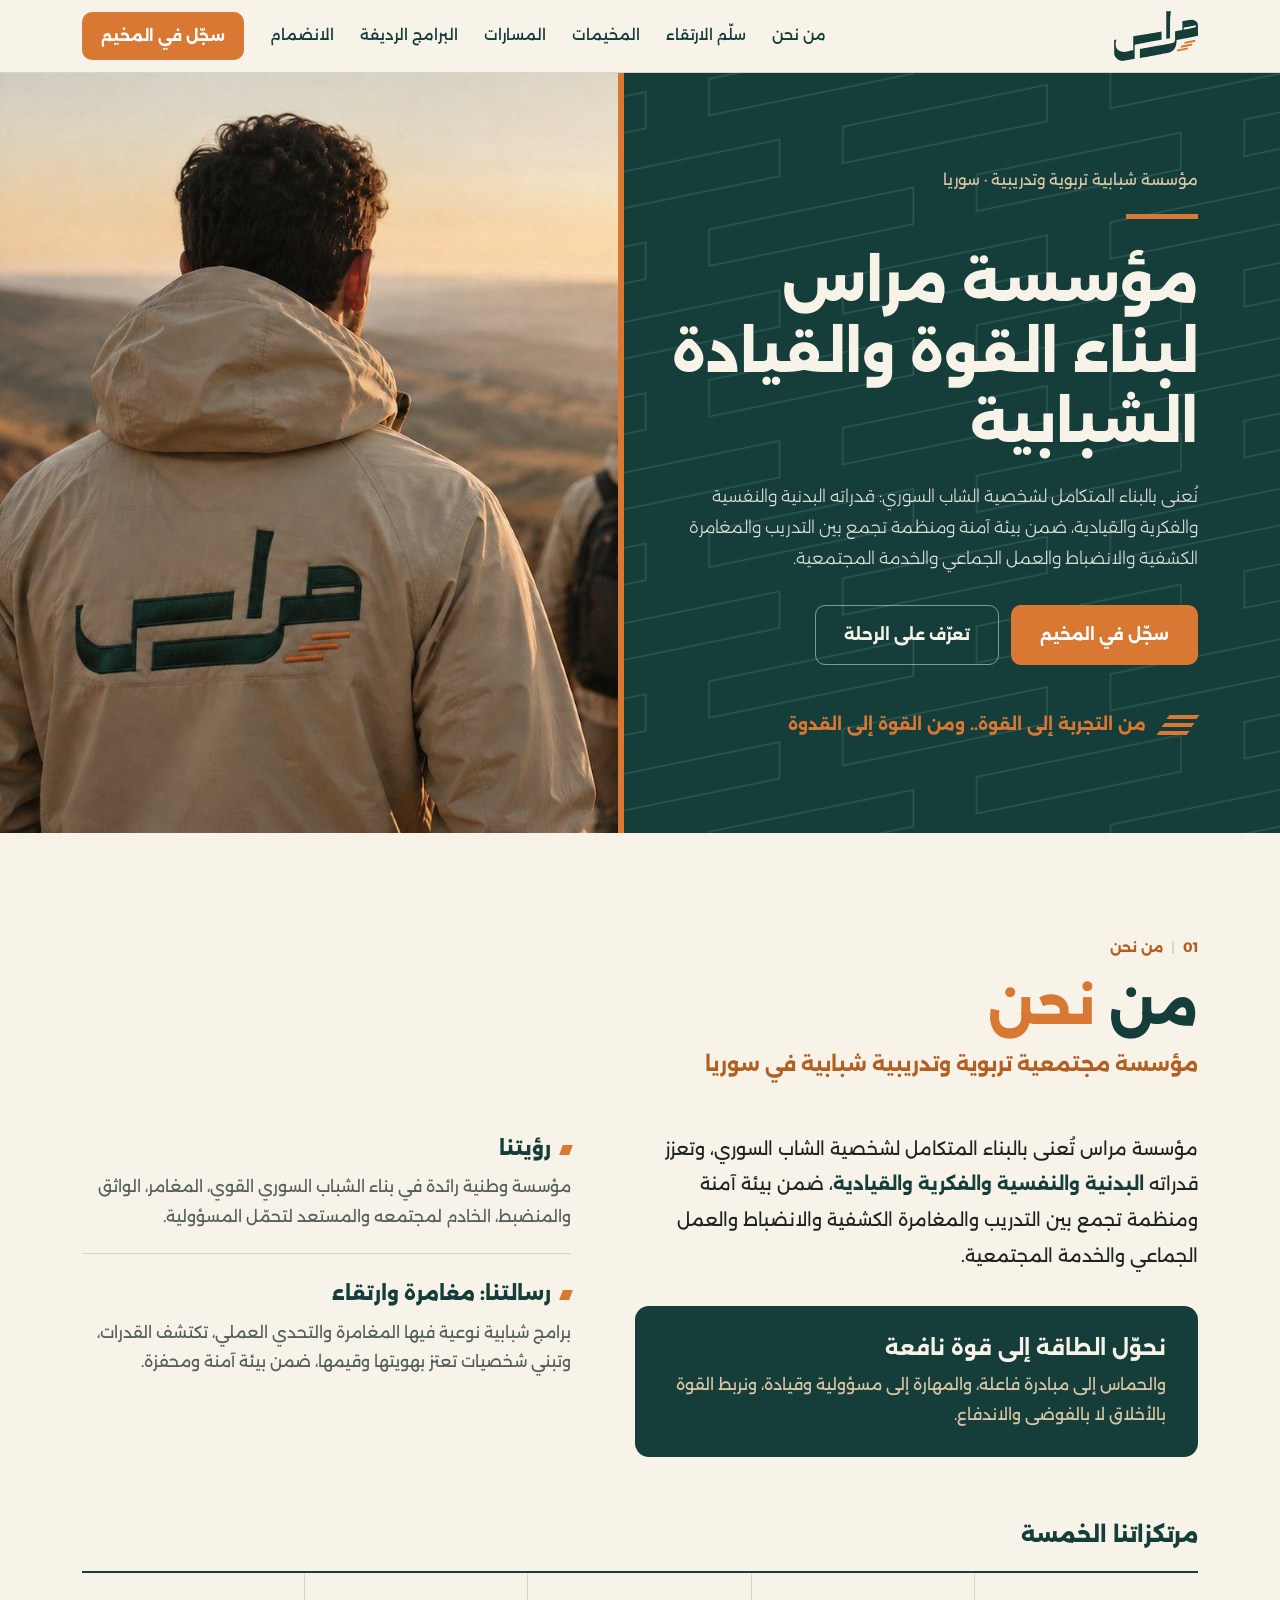
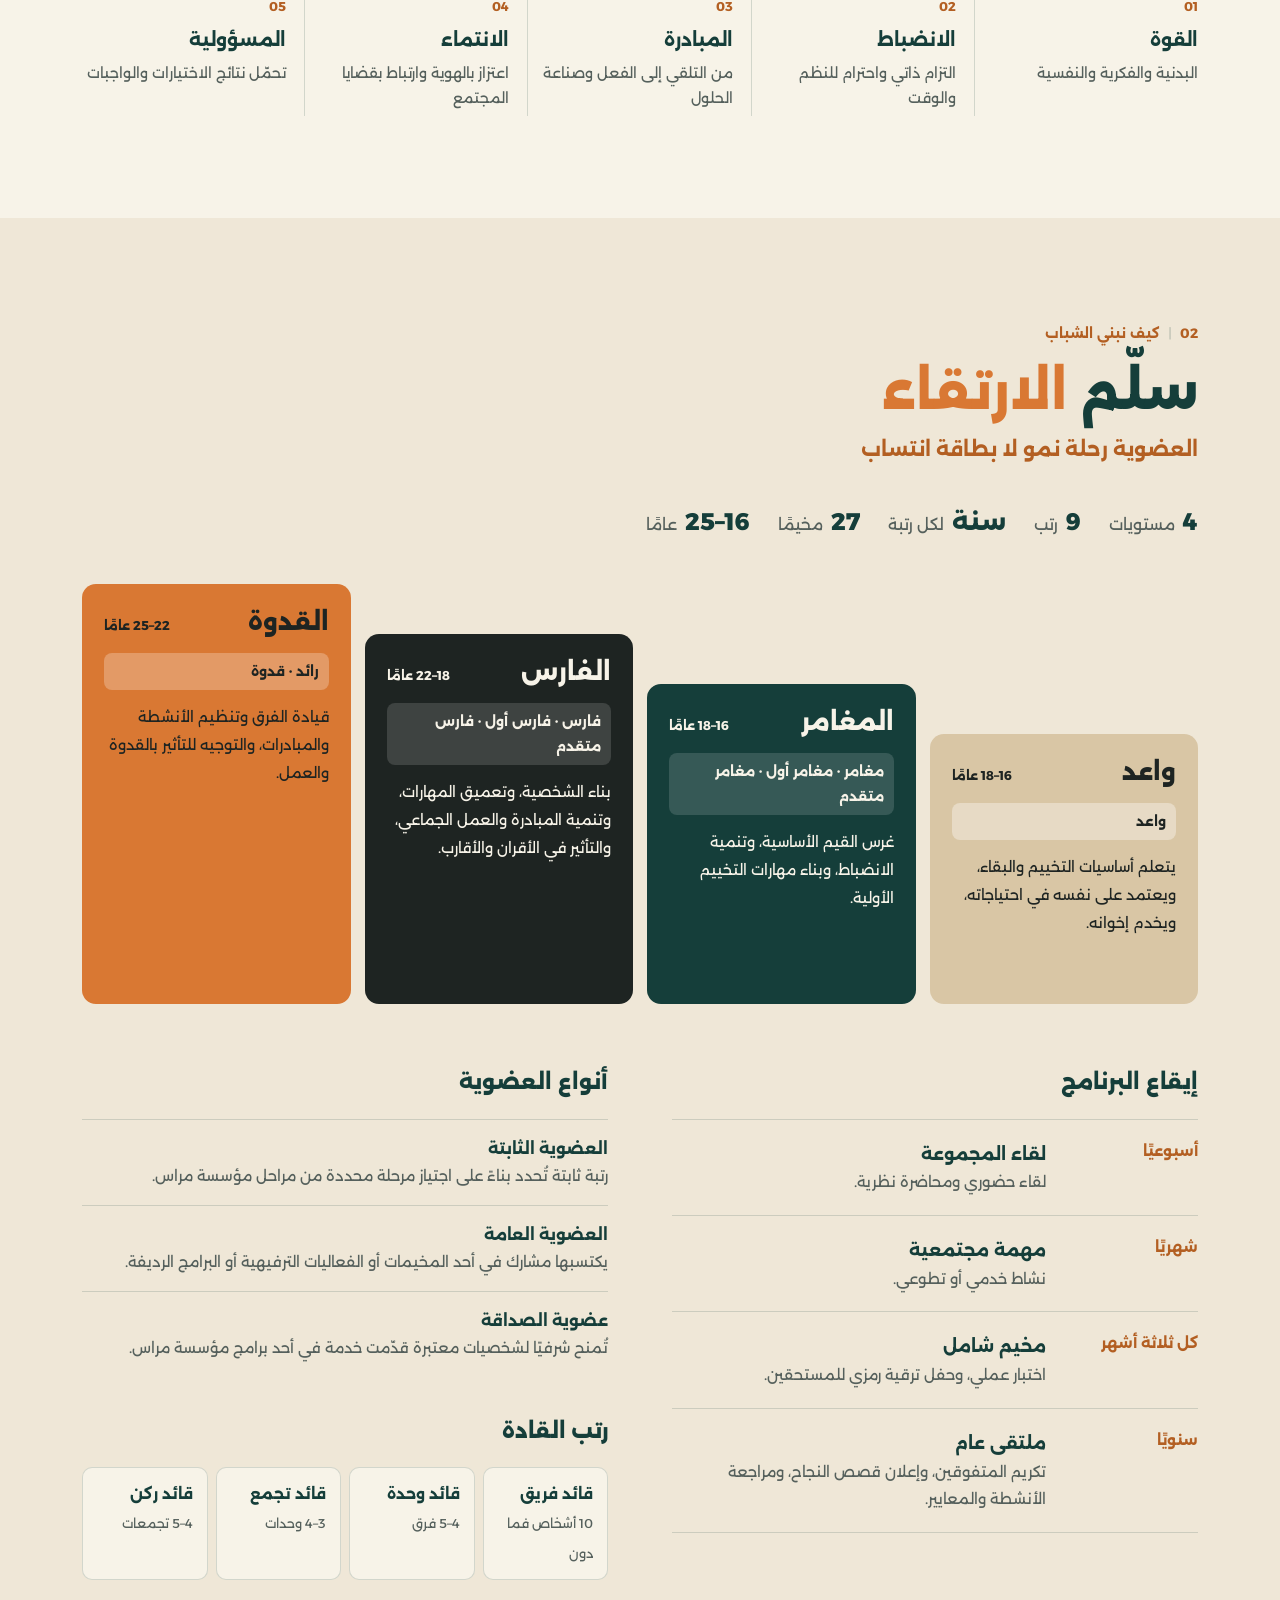
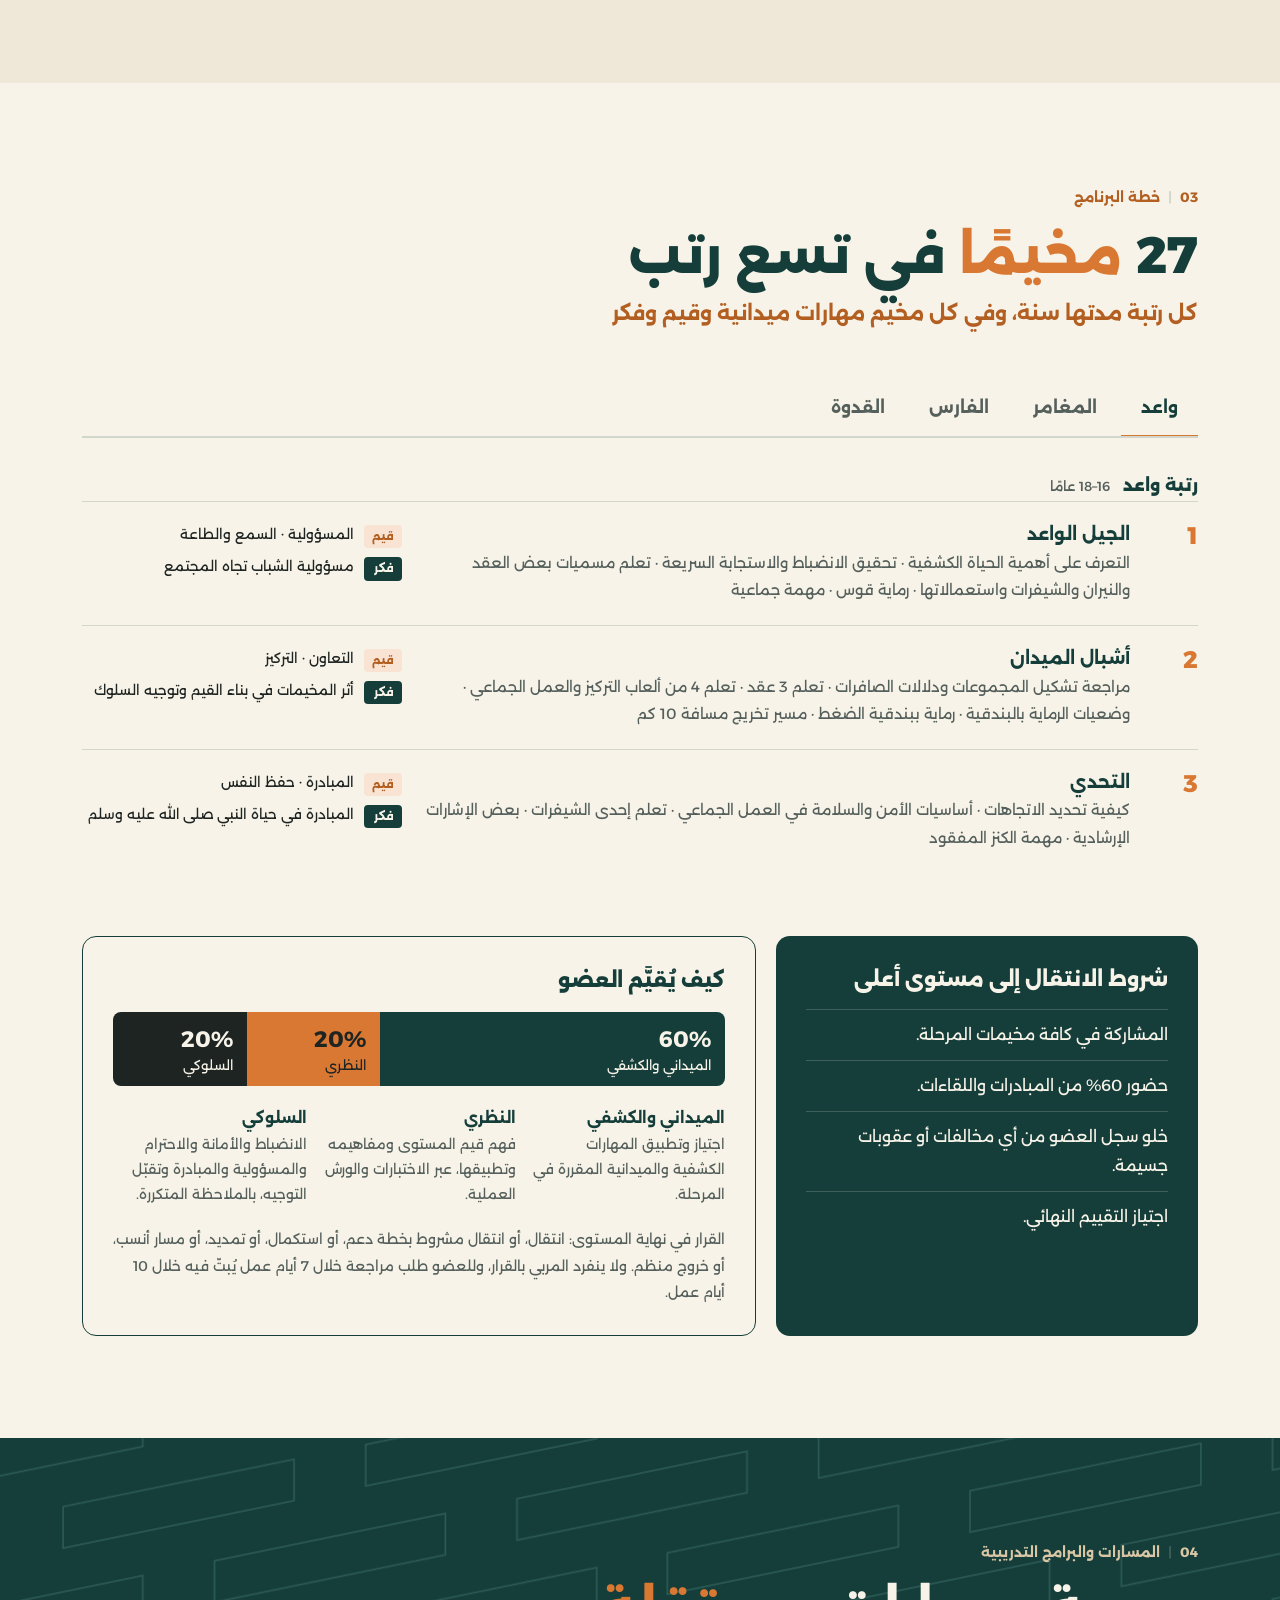
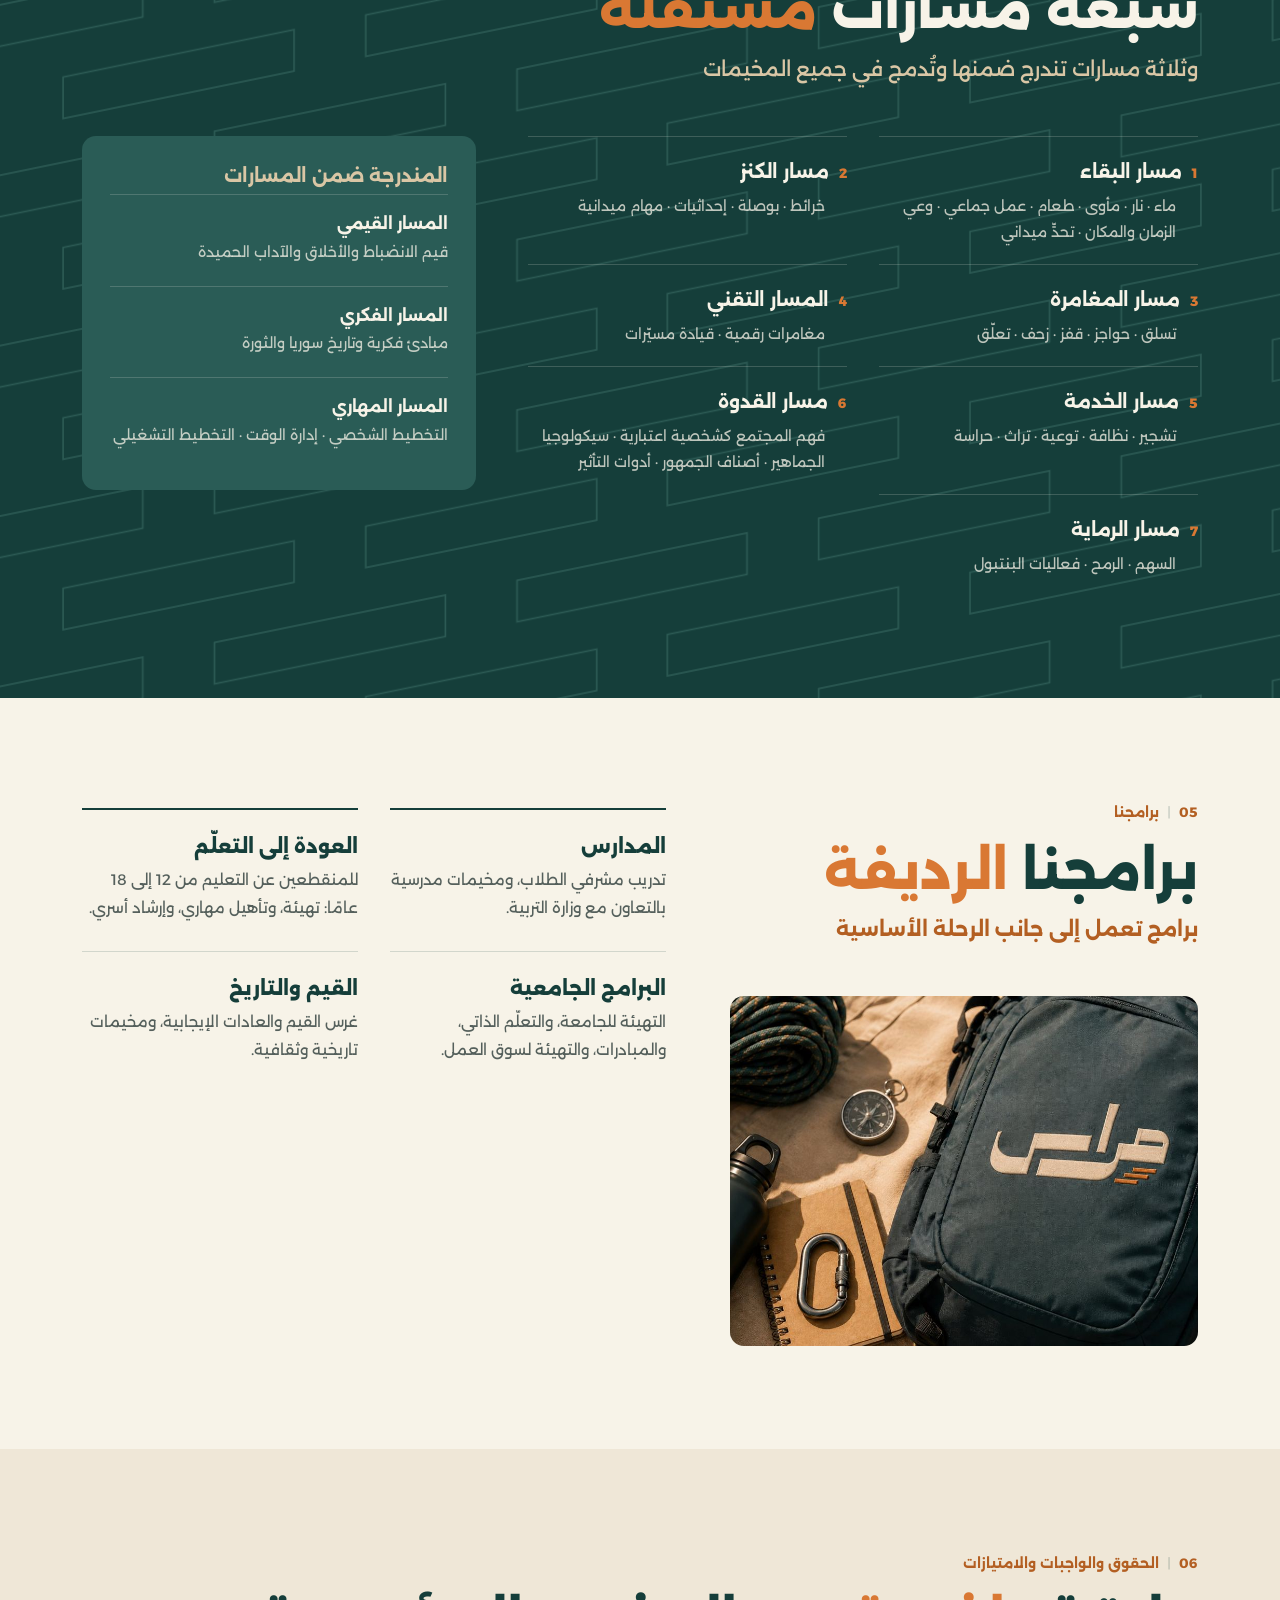
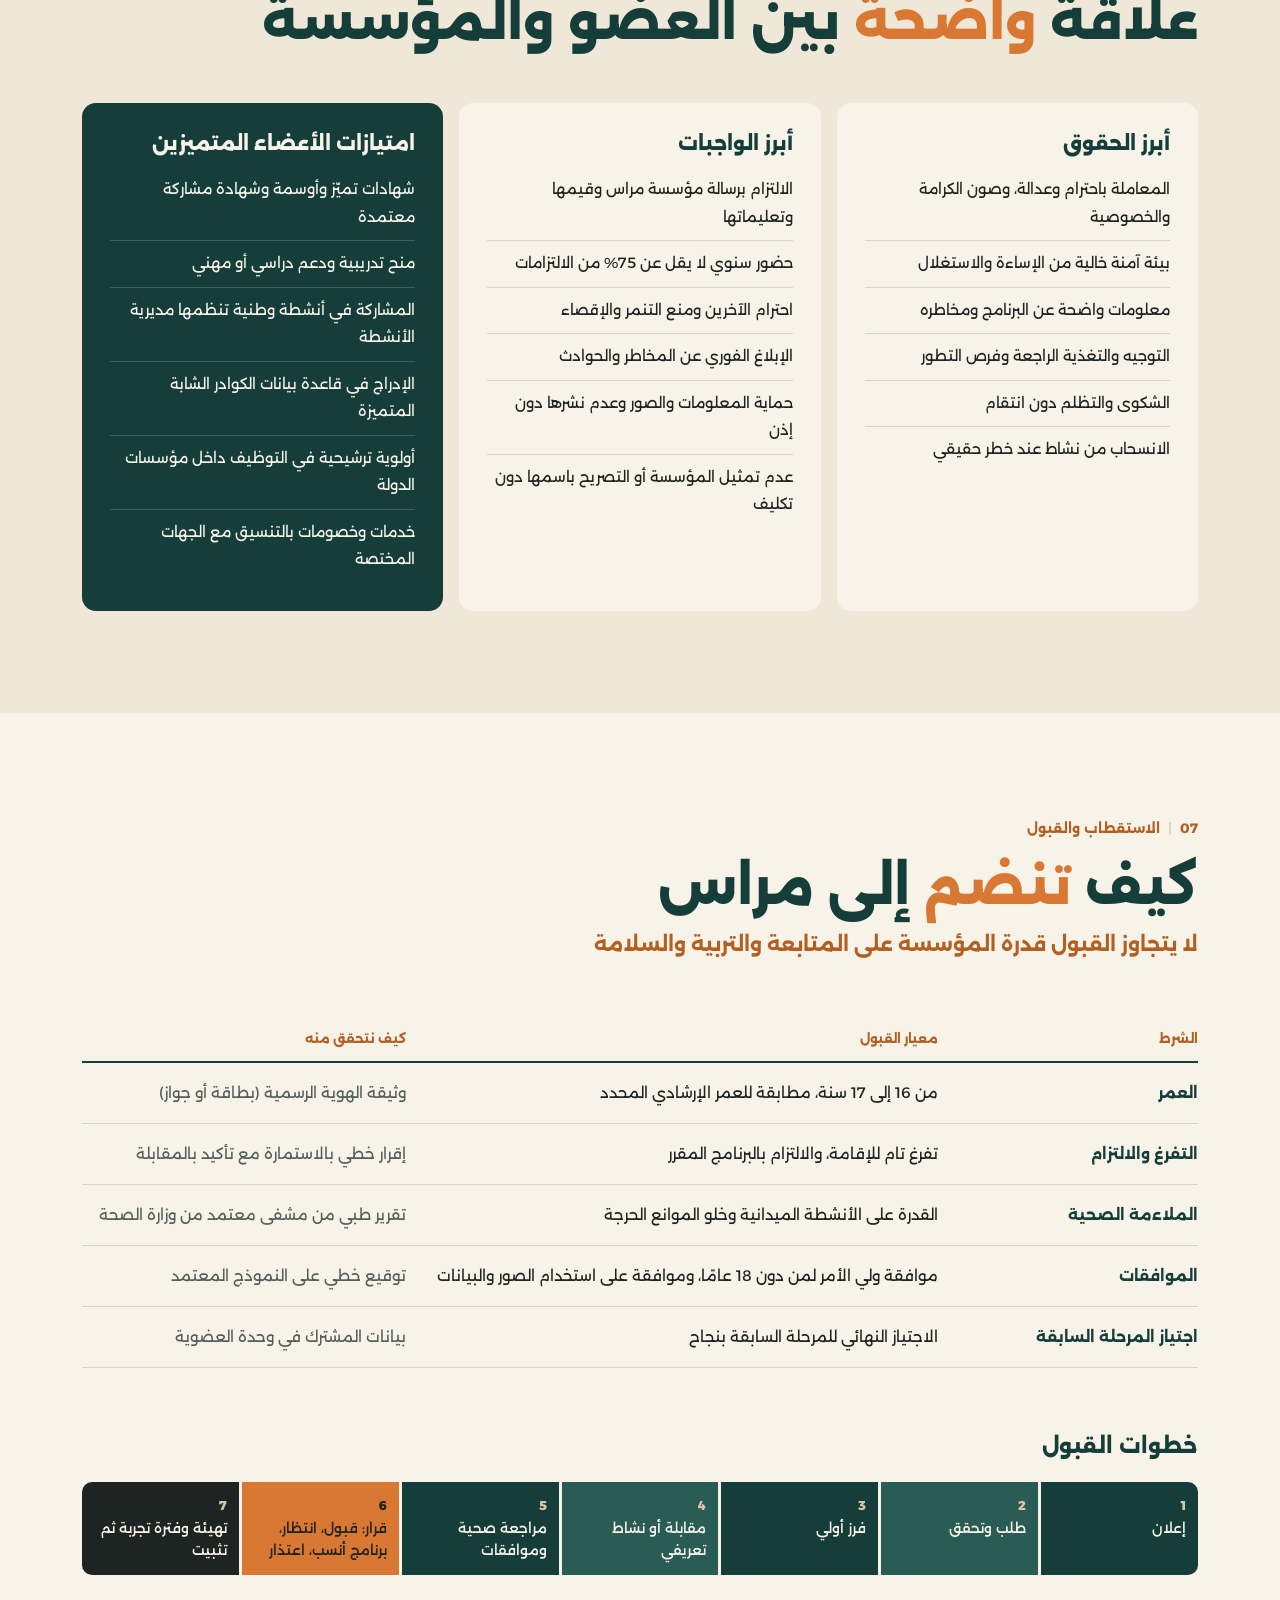
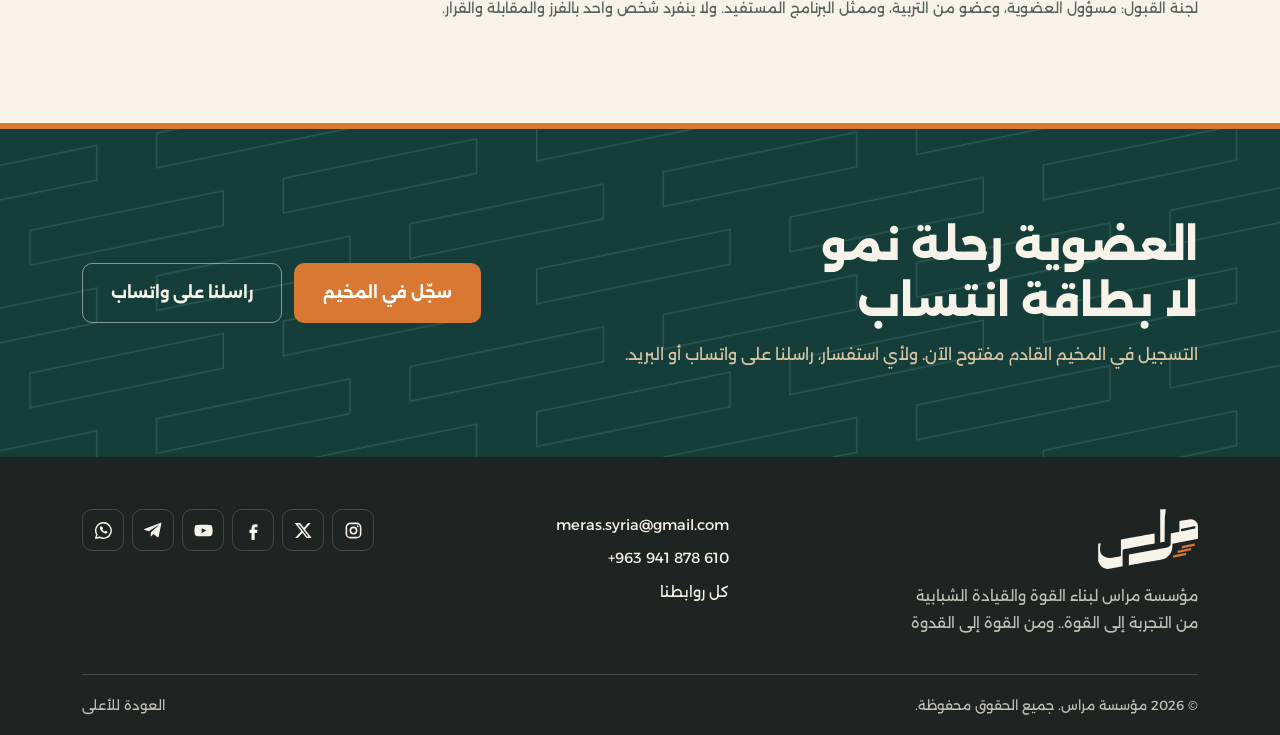
<file: index.html>
<!doctype html>
<html lang="ar" dir="rtl">
<head>
  <meta charset="utf-8">
  <meta name="viewport" content="width=device-width, initial-scale=1">
  <title>مؤسسة مراس — لبناء القوة والقيادة الشبابية</title>
  <meta name="description" content="مؤسسة مراس مؤسسة شبابية تربوية وتدريبية في سوريا، تُعنى بالبناء المتكامل لشخصية الشاب السوري عبر المخيمات والمغامرة الكشفية والانضباط والعمل الجماعي والخدمة المجتمعية.">
  <meta name="theme-color" content="#153E3A">

  <meta property="og:type" content="website">
  <meta property="og:locale" content="ar_AR">
  <meta property="og:title" content="مؤسسة مراس لبناء القوة والقيادة الشبابية">
  <meta property="og:description" content="من التجربة إلى القوة.. ومن القوة إلى القدوة. مؤسسة شبابية تربوية وتدريبية في سوريا.">
  <meta property="og:url" content="https://meras-sy.com/">
  <meta property="og:image" content="https://meras-sy.com/assets/img/og.jpg">
  <meta name="twitter:card" content="summary_large_image">
  <meta name="twitter:site" content="@meras_sy">

  <link rel="icon" type="image/png" href="assets/img/favicon.png">
  <link rel="apple-touch-icon" href="assets/img/apple-touch-icon.png">

  <link rel="preconnect" href="https://fonts.googleapis.com">
  <link rel="preconnect" href="https://fonts.gstatic.com" crossorigin>
  <link href="https://fonts.googleapis.com/css2?family=Alexandria:wght@300;400;500;700;800&display=swap" rel="stylesheet">
  <link rel="stylesheet" href="assets/css/style.css">
</head>
<body>

<a class="skip" href="#main">تخطَّ إلى المحتوى</a>

<header class="site-header" id="top">
  <div class="wrap header-inner">
    <a href="#top" class="brand" aria-label="مؤسسة مراس — الصفحة الرئيسية">
      <img src="assets/img/logo.svg" alt="مراس" width="96" height="58">
    </a>
    <nav class="nav" id="nav" aria-label="القائمة الرئيسية">
      <a href="#about">من نحن</a>
      <a href="#ladder">سلّم الارتقاء</a>
      <a href="#camps">المخيمات</a>
      <a href="#tracks">المسارات</a>
      <a href="#programs">البرامج الرديفة</a>
      <a href="#join">الانضمام</a>
      <a href="https://forms.gle/YMqDbRuXonW66gp2A" class="btn btn-accent nav-cta" target="_blank" rel="noopener">سجّل في المخيم</a>
    </nav>
    <button class="menu-btn" aria-controls="nav" aria-expanded="false" aria-label="فتح القائمة">
      <span></span><span></span><span></span>
    </button>
  </div>
</header>

<main id="main">

<!-- ============ HERO (mirrors the company-profile cover) ============ -->
<section class="hero">
  <div class="hero-panel">
    <div class="hero-text">
      <p class="hero-kicker">مؤسسة شبابية تربوية وتدريبية · سوريا</p>
      <span class="rule" aria-hidden="true"></span>
      <h1>مؤسسة مراس<br>لبناء القوة والقيادة الشبابية</h1>
      <p class="hero-lead">نُعنى بالبناء المتكامل لشخصية الشاب السوري: قدراته البدنية والنفسية والفكرية والقيادية، ضمن بيئة آمنة ومنظمة تجمع بين التدريب والمغامرة الكشفية والانضباط والعمل الجماعي والخدمة المجتمعية.</p>
      <div class="hero-actions">
        <a href="https://forms.gle/YMqDbRuXonW66gp2A" class="btn btn-accent btn-lg" target="_blank" rel="noopener">سجّل في المخيم</a>
        <a href="#ladder" class="btn btn-line btn-lg">تعرّف على الرحلة</a>
      </div>
      <p class="motto"><span class="stripes" aria-hidden="true"><i></i><i></i><i></i></span>من التجربة إلى القوة.. ومن القوة إلى القدوة</p>
    </div>
  </div>
  <div class="hero-photo">
    <img src="assets/img/hero.jpg" alt="شباب مراس في مسير عند الغروب" width="1672" height="941">
  </div>
</section>

<!-- ============ 01 ABOUT ============ -->
<section class="section" id="about">
  <div class="wrap">
    <header class="sec-head">
      <p class="sec-num">01 <span>|</span> من نحن</p>
      <h2>من <em>نحن</em></h2>
      <p class="sec-sub">مؤسسة مجتمعية تربوية وتدريبية شبابية في سوريا</p>
    </header>

    <div class="about">
      <div class="about-main">
        <p class="body-lg">مؤسسة مراس تُعنى بالبناء المتكامل لشخصية الشاب السوري، وتعزز قدراته <strong>البدنية والنفسية والفكرية والقيادية</strong>، ضمن بيئة آمنة ومنظمة تجمع بين التدريب والمغامرة الكشفية والانضباط والعمل الجماعي والخدمة المجتمعية.</p>
        <div class="statement">
          <h3>نحوّل الطاقة إلى قوة نافعة</h3>
          <p>والحماس إلى مبادرة فاعلة، والمهارة إلى مسؤولية وقيادة، ونربط القوة بالأخلاق لا بالفوضى والاندفاع.</p>
        </div>
      </div>
      <dl class="vm">
        <div>
          <dt>رؤيتنا</dt>
          <dd>مؤسسة وطنية رائدة في بناء الشباب السوري القوي، المغامر، الواثق والمنضبط، الخادم لمجتمعه والمستعد لتحمّل المسؤولية.</dd>
        </div>
        <div>
          <dt>رسالتنا: مغامرة وارتقاء</dt>
          <dd>برامج شبابية نوعية فيها المغامرة والتحدي العملي، تكتشف القدرات، وتبني شخصيات تعتز بهويتها وقيمها، ضمن بيئة آمنة ومحفزة.</dd>
        </div>
      </dl>
    </div>

    <h3 class="block-title">مرتكزاتنا الخمسة</h3>
    <ol class="pillars">
      <li><b>القوة</b><span>البدنية والفكرية والنفسية</span></li>
      <li><b>الانضباط</b><span>التزام ذاتي واحترام للنظم والوقت</span></li>
      <li><b>المبادرة</b><span>من التلقي إلى الفعل وصناعة الحلول</span></li>
      <li><b>الانتماء</b><span>اعتزاز بالهوية وارتباط بقضايا المجتمع</span></li>
      <li><b>المسؤولية</b><span>تحمّل نتائج الاختيارات والواجبات</span></li>
    </ol>
  </div>
</section>

<!-- ============ 02 LADDER ============ -->
<section class="section section-sand" id="ladder">
  <div class="wrap">
    <header class="sec-head">
      <p class="sec-num">02 <span>|</span> كيف نبني الشباب</p>
      <h2>سلّم <em>الارتقاء</em></h2>
      <p class="sec-sub">العضوية رحلة نمو لا بطاقة انتساب</p>
    </header>

    <ul class="facts">
      <li><b>4</b> مستويات</li>
      <li><b>9</b> رتب</li>
      <li><b>سنة</b> لكل رتبة</li>
      <li><b>27</b> مخيمًا</li>
      <li><b>16–25</b> عامًا</li>
    </ul>

    <ol class="ladder">
      <li class="lv lv-1">
        <header><h3>واعد</h3><span>16–18 عامًا</span></header>
        <p class="ranks">واعد</p>
        <p>يتعلم أساسيات التخييم والبقاء، ويعتمد على نفسه في احتياجاته، ويخدم إخوانه.</p>
      </li>
      <li class="lv lv-2">
        <header><h3>المغامر</h3><span>16–18 عامًا</span></header>
        <p class="ranks">مغامر · مغامر أول · مغامر متقدم</p>
        <p>غرس القيم الأساسية، وتنمية الانضباط، وبناء مهارات التخييم الأولية.</p>
      </li>
      <li class="lv lv-3">
        <header><h3>الفارس</h3><span>18–22 عامًا</span></header>
        <p class="ranks">فارس · فارس أول · فارس متقدم</p>
        <p>بناء الشخصية، وتعميق المهارات، وتنمية المبادرة والعمل الجماعي، والتأثير في الأقران والأقارب.</p>
      </li>
      <li class="lv lv-4">
        <header><h3>القدوة</h3><span>22–25 عامًا</span></header>
        <p class="ranks">رائد · قدوة</p>
        <p>قيادة الفرق وتنظيم الأنشطة والمبادرات، والتوجيه للتأثير بالقدوة والعمل.</p>
      </li>
    </ol>

    <div class="two-col">
      <div>
        <h3 class="block-title">إيقاع البرنامج</h3>
        <ul class="rhythm">
          <li><span>أسبوعيًا</span><b>لقاء المجموعة</b><p>لقاء حضوري ومحاضرة نظرية.</p></li>
          <li><span>شهريًا</span><b>مهمة مجتمعية</b><p>نشاط خدمي أو تطوعي.</p></li>
          <li><span>كل ثلاثة أشهر</span><b>مخيم شامل</b><p>اختبار عملي، وحفل ترقية رمزي للمستحقين.</p></li>
          <li><span>سنويًا</span><b>ملتقى عام</b><p>تكريم المتفوقين، وإعلان قصص النجاح، ومراجعة الأنشطة والمعايير.</p></li>
        </ul>
      </div>
      <div>
        <h3 class="block-title">أنواع العضوية</h3>
        <dl class="defs">
          <div><dt>العضوية الثابتة</dt><dd>رتبة ثابتة تُحدد بناءً على اجتياز مرحلة محددة من مراحل مؤسسة مراس.</dd></div>
          <div><dt>العضوية العامة</dt><dd>يكتسبها مشارك في أحد المخيمات أو الفعاليات الترفيهية أو البرامج الرديفة.</dd></div>
          <div><dt>عضوية الصداقة</dt><dd>تُمنح شرفيًا لشخصيات معتبرة قدّمت خدمة في أحد برامج مؤسسة مراس.</dd></div>
        </dl>
        <h3 class="block-title">رتب القادة</h3>
        <ul class="leaders">
          <li><b>قائد فريق</b><span>10 أشخاص فما دون</span></li>
          <li><b>قائد وحدة</b><span>4–5 فرق</span></li>
          <li><b>قائد تجمع</b><span>3–4 وحدات</span></li>
          <li><b>قائد ركن</b><span>4–5 تجمعات</span></li>
        </ul>
      </div>
    </div>
  </div>
</section>

<!-- ============ 03 CAMPS ============ -->
<section class="section" id="camps">
  <div class="wrap">
    <header class="sec-head">
      <p class="sec-num">03 <span>|</span> خطة البرنامج</p>
      <h2>27 <em>مخيمًا</em> في تسع رتب</h2>
      <p class="sec-sub">كل رتبة مدتها سنة، وفي كل مخيم مهارات ميدانية وقيم وفكر</p>
    </header>

    <div class="tabs" role="tablist" aria-label="المستويات">
      <button role="tab" id="t-1" aria-controls="p-1" aria-selected="true">واعد</button>
      <button role="tab" id="t-2" aria-controls="p-2" aria-selected="false" tabindex="-1">المغامر</button>
      <button role="tab" id="t-3" aria-controls="p-3" aria-selected="false" tabindex="-1">الفارس</button>
      <button role="tab" id="t-4" aria-controls="p-4" aria-selected="false" tabindex="-1">القدوة</button>
    </div>

    <div class="panel" role="tabpanel" id="p-1" aria-labelledby="t-1">
      <h3 class="rank">رتبة واعد <span>16–18 عامًا</span></h3>
      <ol class="camps">
        <li><span class="n">1</span><h4>الجيل الواعد</h4><p>التعرف على أهمية الحياة الكشفية · تحقيق الانضباط والاستجابة السريعة · تعلم مسميات بعض العقد والنيران والشيفرات واستعمالاتها · رماية قوس · مهمة جماعية</p><dl><dt>قيم</dt><dd>المسؤولية · السمع والطاعة</dd><dt>فكر</dt><dd>مسؤولية الشباب تجاه المجتمع</dd></dl></li>
        <li><span class="n">2</span><h4>أشبال الميدان</h4><p>مراجعة تشكيل المجموعات ودلالات الصافرات · تعلم 3 عقد · تعلم 4 من ألعاب التركيز والعمل الجماعي · وضعيات الرماية بالبندقية · رماية ببندقية الضغط · مسير تخريج مسافة 10 كم</p><dl><dt>قيم</dt><dd>التعاون · التركيز</dd><dt>فكر</dt><dd>أثر المخيمات في بناء القيم وتوجيه السلوك</dd></dl></li>
        <li><span class="n">3</span><h4>التحدي</h4><p>كيفية تحديد الاتجاهات · أساسيات الأمن والسلامة في العمل الجماعي · تعلم إحدى الشيفرات · بعض الإشارات الإرشادية · مهمة الكنز المفقود</p><dl><dt>قيم</dt><dd>المبادرة · حفظ النفس</dd><dt>فكر</dt><dd>المبادرة في حياة النبي صلى الله عليه وسلم</dd></dl></li>
      </ol>
    </div>

    <div class="panel" role="tabpanel" id="p-2" aria-labelledby="t-2">
      <h3 class="rank">رتبة مغامر <span>16–18 عامًا</span></h3>
      <ol class="camps">
        <li><span class="n">4</span><h4>مخيم البقاء الأول</h4><p>إعداد الطعام في الطبيعة · تنقية المياه · تعلم عقدتين · إعداد بدني وخشونة · تكيف مع المكان · مهمة نصب خيمة</p><dl><dt>قيم</dt><dd>الاعتماد على النفس</dd><dt>فكر</dt><dd>الجمع بين التوكل والأخذ بالأسباب</dd></dl></li>
        <li><span class="n">5</span><h4>مخيم المغامرة والتحدي</h4><p>التعرف على أنواع الجبال · إتقان التسلق والتعلق بأمان · صعود جبل لمسافة 5 كم</p><dl><dt>قيم</dt><dd>الشجاعة · التفكر</dd><dt>فكر</dt><dd>مفهوم الشجاعة وعلاقته بالمسؤولية تجاه الأمة</dd></dl></li>
        <li><span class="n">6</span><h4>مخيم الكنز</h4><p>القراءة بالخريطة والبوصلة وتحديد الإحداثيات · مهام ميدانية · بعض الإشارات الإرشادية · إيجاد الكنز</p><dl><dt>قيم</dt><dd>الأمانة</dd><dt>فكر</dt><dd>مصادر المعرفة وأثرها في تكوين القناعات</dd></dl></li>
      </ol>
      <h3 class="rank">رتبة مغامر أول</h3>
      <ol class="camps">
        <li><span class="n">7</span><h4>مخيم الأمن الشخصي</h4><p>قواعد الأمن ضمن العمل · أبرز صور الاختراق · تعلم نوعين من الشيفرات · مهام الحراسة وأهميتها · تحدي الحفاظ على كلمة السر</p><dl><dt>قيم</dt><dd>اليقظة · الوعي</dd><dt>فكر</dt><dd>الوعي بأساليب الاستدراج والاستغلال</dd></dl></li>
        <li><span class="n">8</span><h4>مخيم الرماية الأول</h4><p>إصابة الهدف بالسهم ووسائل أخرى · أساسيات السلامة والأمان أثناء الرمي · تحدي مضمار بينت بول</p><dl><dt>قيم</dt><dd>الانضباط · القوة</dd><dt>فكر</dt><dd>مفهوم القوة في الإسلام وضوابط استخدامها</dd></dl></li>
        <li><span class="n">9</span><h4>مخيم الحواجز</h4><p>اجتياز الحواجز والقفز والزحف بثبات · استعراض تحديات ميدانية</p><dl><dt>قيم</dt><dd>المثابرة · التحمل</dd><dt>فكر</dt><dd>معنى الابتلاء وأثر الإيمان في مواجهة الشدائد</dd></dl></li>
      </ol>
      <h3 class="rank">رتبة مغامر متقدم</h3>
      <ol class="camps">
        <li><span class="n">10</span><h4>مخيم البقاء المتقدم</h4><p>إعداد الطعام من الطبيعة · تعلم عقدتين · مهمة بناء مأوى من الطبيعة · أعمال ريادية</p><dl><dt>قيم</dt><dd>القناعة · الإبداع</dd><dt>فكر</dt><dd>ثقافة الاستهلاك وأثرها في الفرد والمجتمع · نماذج لأمم نهضت بعد الشدائد</dd></dl></li>
        <li><span class="n">11</span><h4>مخيم المغامرات الرقمية</h4><p>طرق التواصل اللاسلكي · توظيف الذكاء الصنعي · مبدأ الخوارزميات · آلية التحقق من المعلومات · مهمة إنشاء منتج رقمي داعم لمجالات مؤسسة مراس</p><dl><dt>قيم</dt><dd>الصدق · التجرد</dd><dt>فكر</dt><dd>دور الإعلام الرقمي في صناعة الوعي وتزييفه</dd></dl></li>
        <li><span class="n">12</span><h4>مخيم المغامرة المتقدم</h4><p>مراجعة المهارات الكشفية · بناء بدني تخصصي · استعراض نظام منضم وحركات قتال قريب · مسير 15 كم</p><dl><dt>قيم</dt><dd>علو الهمة</dd><dt>فكر</dt><dd>مفهوم العبادة الشامل وعلاقته ببناء الإنسان</dd></dl></li>
      </ol>
    </div>

    <div class="panel" role="tabpanel" id="p-3" aria-labelledby="t-3">
      <h3 class="rank">رتبة فارس <span>18–22 عامًا</span></h3>
      <ol class="camps">
        <li><span class="n">13</span><h4>مخيم قيادة المسيّرات</h4><p>أنواع المسيّرات وأجزاؤها واستخداماتها · تشغيلها بأمان وقيادتها · طرق الحماية منها · مهمة كنز باستخدام المسيّرات</p><dl><dt>قيم</dt><dd>الإتقان</dd><dt>فكر</dt><dd>دور التقنية في خدمة المجتمع وحدود استخدامها</dd></dl></li>
        <li><span class="n">14</span><h4>مخيم الرصد والاستطلاع</h4><p>تطبيق المهارتين الرقمية والمسيّرات معًا في تحدٍّ ميداني طيلة أيام المخيم</p><dl><dt>قيم</dt><dd>طلب العلم</dd><dt>فكر</dt><dd>توظيف العلم النافع في خدمة الإنسان</dd></dl></li>
        <li><span class="n">15</span><h4>الرامي المحترف</h4><p>أصول الرماية ووضعياتها · أساسيات القنص · تكتيكات الرماية · محاكاة رماية مع جهد</p><dl><dt>قيم</dt><dd>ضبط النفس · الحلم والأناة</dd><dt>فكر</dt><dd>إسقاطات من حياة النبي صلى الله عليه وسلم في العلاقات مع المخالفين</dd></dl></li>
      </ol>
      <h3 class="rank">رتبة فارس أول</h3>
      <ol class="camps">
        <li><span class="n">16</span><h4>مخيم الاستجابة والطوارئ</h4><p>أساسيات الإسعافات الأولية · الاستجابة للحوادث والتعامل معها · الاستجابة الأولية للكوارث · محاكاة إنقاذ (غرق · جروح · انتشال)</p><dl><dt>قيم</dt><dd>الرحمة · المعرفة</dd><dt>فكر</dt><dd>كرامة الإنسان وحرمة حياته وواجب إغاثته؛ فالعاطفة وحدها لا تكفي لمساعدة الآخرين</dd></dl></li>
        <li><span class="n">17</span><h4>مخيم الخدمة والمواطنة</h4><p>تصميم البرامج والمبادرات المجتمعية · دراسة جدوى المبادرات · حملة تشجير وتنظيف ممتدة خارج المخيم</p><dl><dt>قيم</dt><dd>الانتماء · الخدمة</dd><dt>فكر</dt><dd>المواطنة الصالحة وحماية المصلحة العامة</dd></dl></li>
        <li><span class="n">18</span><h4>مسار البقاء الأخير</h4><p>مهمة حقيقية لمسير ضمن موقع طبيعي يستغرق يومين، مع مبيت في الطبيعة وباستخدام وسائل أولية</p><dl><dt>قيم</dt><dd>الصبر · الجدية</dd><dt>فكر</dt><dd>الإيمان بالقدر وعلاقته بالسعي والاختيار</dd></dl></li>
      </ol>
      <h3 class="rank">رتبة فارس متقدم</h3>
      <ol class="camps">
        <li><span class="n">19</span><h4>مخيم التمويه والتخفي</h4><p>التخفي والاندماج مع الطبيعة · التسلل والتمويه · مراجعة المهارات الكشفية المتعلقة · مسير 20 كم</p><dl><dt>قيم</dt><dd>الحذر · التصميم</dd><dt>فكر</dt><dd>فوائد وعبر من رحلة الهجرة النبوية</dd></dl></li>
        <li><span class="n">20</span><h4>مخيم الأمن المتقدم</h4><p>أساسيات الأمن السيبراني · طرائق التفكير الأمني · تحديات أمنية ميدانية (محاكاة تمشيط مبنى)</p><dl><dt>قيم</dt><dd>احترام الخصوصية</dd><dt>فكر</dt><dd>التوازن بين أمن المجتمع وحقوق أفراده</dd></dl></li>
        <li><span class="n">21</span><h4>الفروسية</h4><p>ركوب الخيل · العدو والثبات · قفز حواجز بسيطة · مهمة استعراض</p><dl><dt>قيم</dt><dd>المروءة · الشكيمة</dd><dt>فكر</dt><dd>الفروسية وأثرها في منظومة الأخلاق العربية والإسلامية</dd></dl></li>
      </ol>
    </div>

    <div class="panel" role="tabpanel" id="p-4" aria-labelledby="t-4">
      <h3 class="rank">رتبة رائد <span>22–25 عامًا</span></h3>
      <ol class="camps">
        <li><span class="n">22</span><h4>مخيم الريادة المجتمعية</h4><p>فهم المجتمع كشخصية اعتبارية وتصنيف أصناف الجمهور · دراسة لأبرز المشكلات المجتمعية تُتابَع حلولها في المبادرات الشهرية</p><dl><dt>قيم</dt><dd>التكافل</dd><dt>فكر</dt><dd>دور المبادرات والمؤسسات في معالجة مشكلات المجتمع</dd></dl></li>
        <li><span class="n">23</span><h4>مخيم الجماهير</h4><p>سيكولوجيا الجماهير وطريقة هندستها · دراسة خطاب إصلاحي مجتمعي من خلال الواقع ومواقع التواصل</p><dl><dt>قيم</dt><dd>الاهتمام لأمر الغير</dd><dt>فكر</dt><dd>صناعة الرأي العام وأثر الخطاب في توجيه الجماهير</dd></dl></li>
        <li><span class="n">24</span><h4>مخيم القيادة والتخطيط</h4><p>فنون القيادة وهندسة البرامج · التخطيط الاستراتيجي · مهام قيادية مع منتسبي مؤسسة مراس المستجدين</p><dl><dt>قيم</dt><dd>العدل</dd><dt>فكر</dt><dd>الشورى والمساءلة وأثرهما في صلاح القيادة</dd></dl></li>
      </ol>
      <h3 class="rank">رتبة قدوة</h3>
      <ol class="camps">
        <li><span class="n">25</span><h4>مخيم التحدي الشامل</h4><p>مهمة حقيقية لمسير ضمن موقع طبيعي يستغرق 4 أيام، مع مبيت في الطبيعة وباستخدام وسائل أولية</p><dl><dt>قيم</dt><dd>الإيثار</dd><dt>فكر</dt><dd>سنن التغيير وعلاقة صلاح النية بصحة العمل</dd></dl></li>
        <li><span class="n">26</span><h4>مخيم القدوات</h4><p>أهمية القدوة الصالحة في المجتمع · مواجهة خطر القدوات المزيفة · ورشة مبادرات مجتمعية ترسخ قيمة القدوة الحسنة وتُتابَع بعد المخيم</p><dl><dt>قيم</dt><dd>الإخلاص · الصدق</dd><dt>فكر</dt><dd>معايير القدوة وأثر الشهرة في تشكيل الوعي</dd></dl></li>
        <li><span class="n">27</span><h4>مخيم التخريج</h4><p>توصيات وخلاصة مراحل مؤسسة مراس وأهدافها · ترفيه وتآخٍ · عرض فكرة مشروع التخرج وضوابطه ومساره الزمني، ويُتابَع بعد المخيم. وتحمل الدفعة الأولى اسمًا اعتباريًا</p><dl><dt>قيم</dt><dd>الوفاء</dd><dt>فكر</dt><dd>دور الشباب في بناء سوريا واستدامة العمل المجتمعي</dd></dl></li>
      </ol>
    </div>

    <div class="progress">
      <div class="progress-rules">
        <h3>شروط الانتقال إلى مستوى أعلى</h3>
        <ul>
          <li>المشاركة في كافة مخيمات المرحلة.</li>
          <li>حضور 60% من المبادرات واللقاءات.</li>
          <li>خلو سجل العضو من أي مخالفات أو عقوبات جسيمة.</li>
          <li>اجتياز التقييم النهائي.</li>
        </ul>
      </div>
      <div class="progress-eval">
        <h3>كيف يُقيَّم العضو</h3>
        <div class="eval-bar" role="img" aria-label="الميداني والكشفي 60٪، النظري 20٪، السلوكي 20٪">
          <span style="--w:60"><b>60%</b>الميداني والكشفي</span>
          <span style="--w:20"><b>20%</b>النظري</span>
          <span style="--w:20"><b>20%</b>السلوكي</span>
        </div>
        <dl class="eval-defs">
          <div><dt>الميداني والكشفي</dt><dd>اجتياز وتطبيق المهارات الكشفية والميدانية المقررة في المرحلة.</dd></div>
          <div><dt>النظري</dt><dd>فهم قيم المستوى ومفاهيمه وتطبيقها، عبر الاختبارات والورش العملية.</dd></div>
          <div><dt>السلوكي</dt><dd>الانضباط والأمانة والاحترام والمسؤولية والمبادرة وتقبّل التوجيه، بالملاحظة المتكررة.</dd></div>
        </dl>
        <p class="fine">القرار في نهاية المستوى: انتقال، أو انتقال مشروط بخطة دعم، أو استكمال، أو تمديد، أو مسار أنسب، أو خروج منظم. ولا ينفرد المربي بالقرار، وللعضو طلب مراجعة خلال 7 أيام عمل يُبتّ فيه خلال 10 أيام عمل.</p>
      </div>
    </div>
  </div>
</section>

<!-- ============ 04 TRACKS ============ -->
<section class="section section-green" id="tracks">
  <div class="wrap">
    <header class="sec-head">
      <p class="sec-num">04 <span>|</span> المسارات والبرامج التدريبية</p>
      <h2>سبعة مسارات <em>مستقلة</em></h2>
      <p class="sec-sub">وثلاثة مسارات تندرج ضمنها وتُدمج في جميع المخيمات</p>
    </header>

    <div class="tracks-wrap">
      <ol class="tracks">
        <li><b>مسار البقاء</b><span>ماء · نار · مأوى · طعام · عمل جماعي · وعي الزمان والمكان · تحدٍّ ميداني</span></li>
        <li><b>مسار الكنز</b><span>خرائط · بوصلة · إحداثيات · مهام ميدانية</span></li>
        <li><b>مسار المغامرة</b><span>تسلق · حواجز · قفز · زحف · تعلّق</span></li>
        <li><b>المسار التقني</b><span>مغامرات رقمية · قيادة مسيّرات</span></li>
        <li><b>مسار الخدمة</b><span>تشجير · نظافة · توعية · تراث · حراسة</span></li>
        <li><b>مسار القدوة</b><span>فهم المجتمع كشخصية اعتبارية · سيكولوجيا الجماهير · أصناف الجمهور · أدوات التأثير</span></li>
        <li><b>مسار الرماية</b><span>السهم · الرمح · فعاليات البنتبول</span></li>
      </ol>
      <aside class="nested">
        <h3>المندرجة ضمن المسارات</h3>
        <dl>
          <div><dt>المسار القيمي</dt><dd>قيم الانضباط والأخلاق والآداب الحميدة</dd></div>
          <div><dt>المسار الفكري</dt><dd>مبادئ فكرية وتاريخ سوريا والثورة</dd></div>
          <div><dt>المسار المهاري</dt><dd>التخطيط الشخصي · إدارة الوقت · التخطيط التشغيلي</dd></div>
        </dl>
      </aside>
    </div>
  </div>
</section>

<!-- ============ 05 SIDE PROGRAMS ============ -->
<section class="section" id="programs">
  <div class="wrap programs-layout">
    <div>
      <header class="sec-head">
        <p class="sec-num">05 <span>|</span> برامجنا</p>
        <h2>برامجنا <em>الرديفة</em></h2>
        <p class="sec-sub">برامج تعمل إلى جانب الرحلة الأساسية</p>
      </header>
      <figure class="programs-photo">
        <img src="assets/img/gear.jpg" alt="عتاد مراس الميداني: حقيبة وحبال وقبعة" loading="lazy" width="1200" height="675">
      </figure>
    </div>
    <ul class="programs">
      <li><h3>المدارس</h3><p>تدريب مشرفي الطلاب، ومخيمات مدرسية بالتعاون مع وزارة التربية.</p></li>
      <li><h3>العودة إلى التعلّم</h3><p>للمنقطعين عن التعليم من 12 إلى 18 عامًا: تهيئة، وتأهيل مهاري، وإرشاد أسري.</p></li>
      <li><h3>البرامج الجامعية</h3><p>التهيئة للجامعة، والتعلّم الذاتي، والمبادرات، والتهيئة لسوق العمل.</p></li>
      <li><h3>القيم والتاريخ</h3><p>غرس القيم والعادات الإيجابية، ومخيمات تاريخية وثقافية.</p></li>
    </ul>
  </div>
</section>

<!-- ============ 06 RIGHTS ============ -->
<section class="section section-sand" id="rights">
  <div class="wrap">
    <header class="sec-head">
      <p class="sec-num">06 <span>|</span> الحقوق والواجبات والامتيازات</p>
      <h2>علاقة <em>واضحة</em> بين العضو والمؤسسة</h2>
    </header>
    <div class="rights">
      <div>
        <h3>أبرز الحقوق</h3>
        <ul>
          <li>المعاملة باحترام وعدالة، وصون الكرامة والخصوصية</li>
          <li>بيئة آمنة خالية من الإساءة والاستغلال</li>
          <li>معلومات واضحة عن البرنامج ومخاطره</li>
          <li>التوجيه والتغذية الراجعة وفرص التطور</li>
          <li>الشكوى والتظلم دون انتقام</li>
          <li>الانسحاب من نشاط عند خطر حقيقي</li>
        </ul>
      </div>
      <div>
        <h3>أبرز الواجبات</h3>
        <ul>
          <li>الالتزام برسالة مؤسسة مراس وقيمها وتعليماتها</li>
          <li>حضور سنوي لا يقل عن 75% من الالتزامات</li>
          <li>احترام الآخرين ومنع التنمر والإقصاء</li>
          <li>الإبلاغ الفوري عن المخاطر والحوادث</li>
          <li>حماية المعلومات والصور وعدم نشرها دون إذن</li>
          <li>عدم تمثيل المؤسسة أو التصريح باسمها دون تكليف</li>
        </ul>
      </div>
      <div class="rights-accent">
        <h3>امتيازات الأعضاء المتميزين</h3>
        <ul>
          <li>شهادات تميّز وأوسمة وشهادة مشاركة معتمدة</li>
          <li>منح تدريبية ودعم دراسي أو مهني</li>
          <li>المشاركة في أنشطة وطنية تنظمها مديرية الأنشطة</li>
          <li>الإدراج في قاعدة بيانات الكوادر الشابة المتميزة</li>
          <li>أولوية ترشيحية في التوظيف داخل مؤسسات الدولة</li>
          <li>خدمات وخصومات بالتنسيق مع الجهات المختصة</li>
        </ul>
      </div>
    </div>
  </div>
</section>

<!-- ============ 07 JOIN ============ -->
<section class="section" id="join">
  <div class="wrap">
    <header class="sec-head">
      <p class="sec-num">07 <span>|</span> الاستقطاب والقبول</p>
      <h2>كيف <em>تنضم</em> إلى مراس</h2>
      <p class="sec-sub">لا يتجاوز القبول قدرة المؤسسة على المتابعة والتربية والسلامة</p>
    </header>

    <div class="table-wrap">
      <table class="criteria">
        <thead>
          <tr><th scope="col">الشرط</th><th scope="col">معيار القبول</th><th scope="col">كيف نتحقق منه</th></tr>
        </thead>
        <tbody>
          <tr><th scope="row">العمر</th><td>من 16 إلى 17 سنة، مطابقة للعمر الإرشادي المحدد</td><td>وثيقة الهوية الرسمية (بطاقة أو جواز)</td></tr>
          <tr><th scope="row">التفرغ والالتزام</th><td>تفرغ تام للإقامة، والالتزام بالبرنامج المقرر</td><td>إقرار خطي بالاستمارة مع تأكيد بالمقابلة</td></tr>
          <tr><th scope="row">الملاءمة الصحية</th><td>القدرة على الأنشطة الميدانية وخلو الموانع الحرجة</td><td>تقرير طبي من مشفى معتمد من وزارة الصحة</td></tr>
          <tr><th scope="row">الموافقات</th><td>موافقة ولي الأمر لمن دون 18 عامًا، وموافقة على استخدام الصور والبيانات</td><td>توقيع خطي على النموذج المعتمد</td></tr>
          <tr><th scope="row">اجتياز المرحلة السابقة</th><td>الاجتياز النهائي للمرحلة السابقة بنجاح</td><td>بيانات المشترك في وحدة العضوية</td></tr>
        </tbody>
      </table>
    </div>

    <h3 class="block-title">خطوات القبول</h3>
    <ol class="steps">
      <li>إعلان</li>
      <li>طلب وتحقق</li>
      <li>فرز أولي</li>
      <li>مقابلة أو نشاط تعريفي</li>
      <li>مراجعة صحية وموافقات</li>
      <li>قرار: قبول، انتظار، برنامج أنسب، اعتذار</li>
      <li>تهيئة وفترة تجربة ثم تثبيت</li>
    </ol>
    <p class="fine">لجنة القبول: مسؤول العضوية، وعضو من التربية، وممثل البرنامج المستفيد. ولا ينفرد شخص واحد بالفرز والمقابلة والقرار.</p>
  </div>
</section>

<!-- ============ CTA ============ -->
<section class="cta" id="contact">
  <div class="wrap cta-inner">
    <div>
      <h2>العضوية رحلة نمو<br>لا بطاقة انتساب</h2>
      <p>التسجيل في المخيم القادم مفتوح الآن. ولأي استفسار، راسلنا على واتساب أو البريد.</p>
    </div>
    <div class="cta-actions">
      <a href="https://forms.gle/YMqDbRuXonW66gp2A" class="btn btn-accent btn-lg" target="_blank" rel="noopener">سجّل في المخيم</a>
      <a href="https://wa.me/963941878610" class="btn btn-line btn-lg" target="_blank" rel="noopener">راسلنا على واتساب</a>
    </div>
  </div>
</section>

</main>

<footer class="site-footer">
  <div class="wrap footer-inner">
    <div class="footer-brand">
      <img src="assets/img/logo-reversed.svg" alt="مراس" width="110" height="66" loading="lazy">
      <p>مؤسسة مراس لبناء القوة والقيادة الشبابية<br>من التجربة إلى القوة.. ومن القوة إلى القدوة</p>
    </div>
    <ul class="footer-contact">
      <li><a href="mailto:meras.syria@gmail.com">meras.syria@gmail.com</a></li>
      <li><a href="tel:+963941878610" dir="ltr">+963 941 878 610</a></li>
      <li><a href="links/">كل روابطنا</a></li>
    </ul>
    <nav class="social" aria-label="حسابات مراس">
      <a href="https://www.instagram.com/meras__sy" target="_blank" rel="noopener" aria-label="إنستغرام"><svg viewBox="0 0 24 24" aria-hidden="true"><rect x="3" y="3" width="18" height="18" rx="5" fill="none" stroke="currentColor" stroke-width="2"/><circle cx="12" cy="12" r="4" fill="none" stroke="currentColor" stroke-width="2"/><circle cx="17.3" cy="6.7" r="1.2"/></svg></a>
      <a href="https://x.com/meras_sy" target="_blank" rel="noopener" aria-label="إكس"><svg viewBox="0 0 24 24" aria-hidden="true"><path d="M17.8 2.5h3.3l-7.2 8.2 8.5 10.8h-6.6l-5.2-6.6-5.9 6.6H1.4l7.7-8.7L1 2.5h6.8l4.7 6.1 5.3-6.1zm-1.2 17.1h1.8L6.6 4.3H4.7l11.9 15.3z"/></svg></a>
      <a href="https://www.facebook.com/share/1cMWnAMnkt/" target="_blank" rel="noopener" aria-label="فيسبوك"><svg viewBox="0 0 24 24" aria-hidden="true"><path d="M14 8h3V4h-3c-2.8 0-4.5 1.8-4.5 4.6V11H7v4h2.5v9h4v-9h3l.5-4h-3.5V8.8c0-.5.3-.8.5-.8z"/></svg></a>
      <a href="https://www.youtube.com/@meras_sy" target="_blank" rel="noopener" aria-label="يوتيوب"><svg viewBox="0 0 24 24" aria-hidden="true"><path d="M23 7.2a3 3 0 0 0-2.1-2.1C19 4.6 12 4.6 12 4.6s-7 0-8.9.5A3 3 0 0 0 1 7.2 31 31 0 0 0 .5 12 31 31 0 0 0 1 16.8a3 3 0 0 0 2.1 2.1c1.9.5 8.9.5 8.9.5s7 0 8.9-.5a3 3 0 0 0 2.1-2.1 31 31 0 0 0 .5-4.8 31 31 0 0 0-.5-4.8zM9.7 15V9l5.8 3-5.8 3z"/></svg></a>
      <a href="https://t.me/meras_sy" target="_blank" rel="noopener" aria-label="تلغرام"><svg viewBox="0 0 24 24" aria-hidden="true"><path d="M21.9 3.6 18.6 19.3c-.2 1.1-.9 1.4-1.8.9l-5-3.7-2.4 2.3c-.3.3-.5.5-1 .5l.4-5.1 9.2-8.3c.4-.4-.1-.6-.6-.2L6 12.9l-4.9-1.5c-1.1-.3-1.1-1.1.2-1.6L20.5 2.4c.9-.3 1.7.2 1.4 1.2z"/></svg></a>
      <a href="https://whatsapp.com/channel/0029VbEC3yCKmCPXXGl2kh1Z" target="_blank" rel="noopener" aria-label="قناة واتساب"><svg viewBox="0 0 24 24" aria-hidden="true"><path d="M12 2.2a9.8 9.8 0 0 0-8.4 14.9L2.2 21.8l4.8-1.3A9.8 9.8 0 1 0 12 2.2z" fill="none" stroke="currentColor" stroke-width="1.8" stroke-linejoin="round"/><path d="M8.7 7.3c.2-.4.4-.4.7-.4h.5c.2 0 .4 0 .6.5l.8 1.9c.1.2.1.4 0 .6l-.5.7c-.1.2-.2.3 0 .6.5.9 1.2 1.6 2.1 2.1.3.2.4.1.6 0l.7-.8c.2-.2.4-.2.6-.1l1.8.9c.3.1.4.2.4.4 0 .5-.1 1.2-.6 1.6-.5.5-1.3.8-2.3.6-1.4-.3-3-1.2-4.3-2.5s-2.2-2.9-2.5-4.3c-.2-1 .1-1.9.9-2.6z"/></svg></a>
    </nav>
  </div>
  <div class="wrap"><div class="footer-bottom">
    <p>© <span id="year">2026</span> مؤسسة مراس. جميع الحقوق محفوظة.</p>
    <a href="#top">العودة للأعلى</a>
  </div>
  </div>
</footer>

<script src="assets/js/main.js" defer></script>
</body>
</html>
</file>
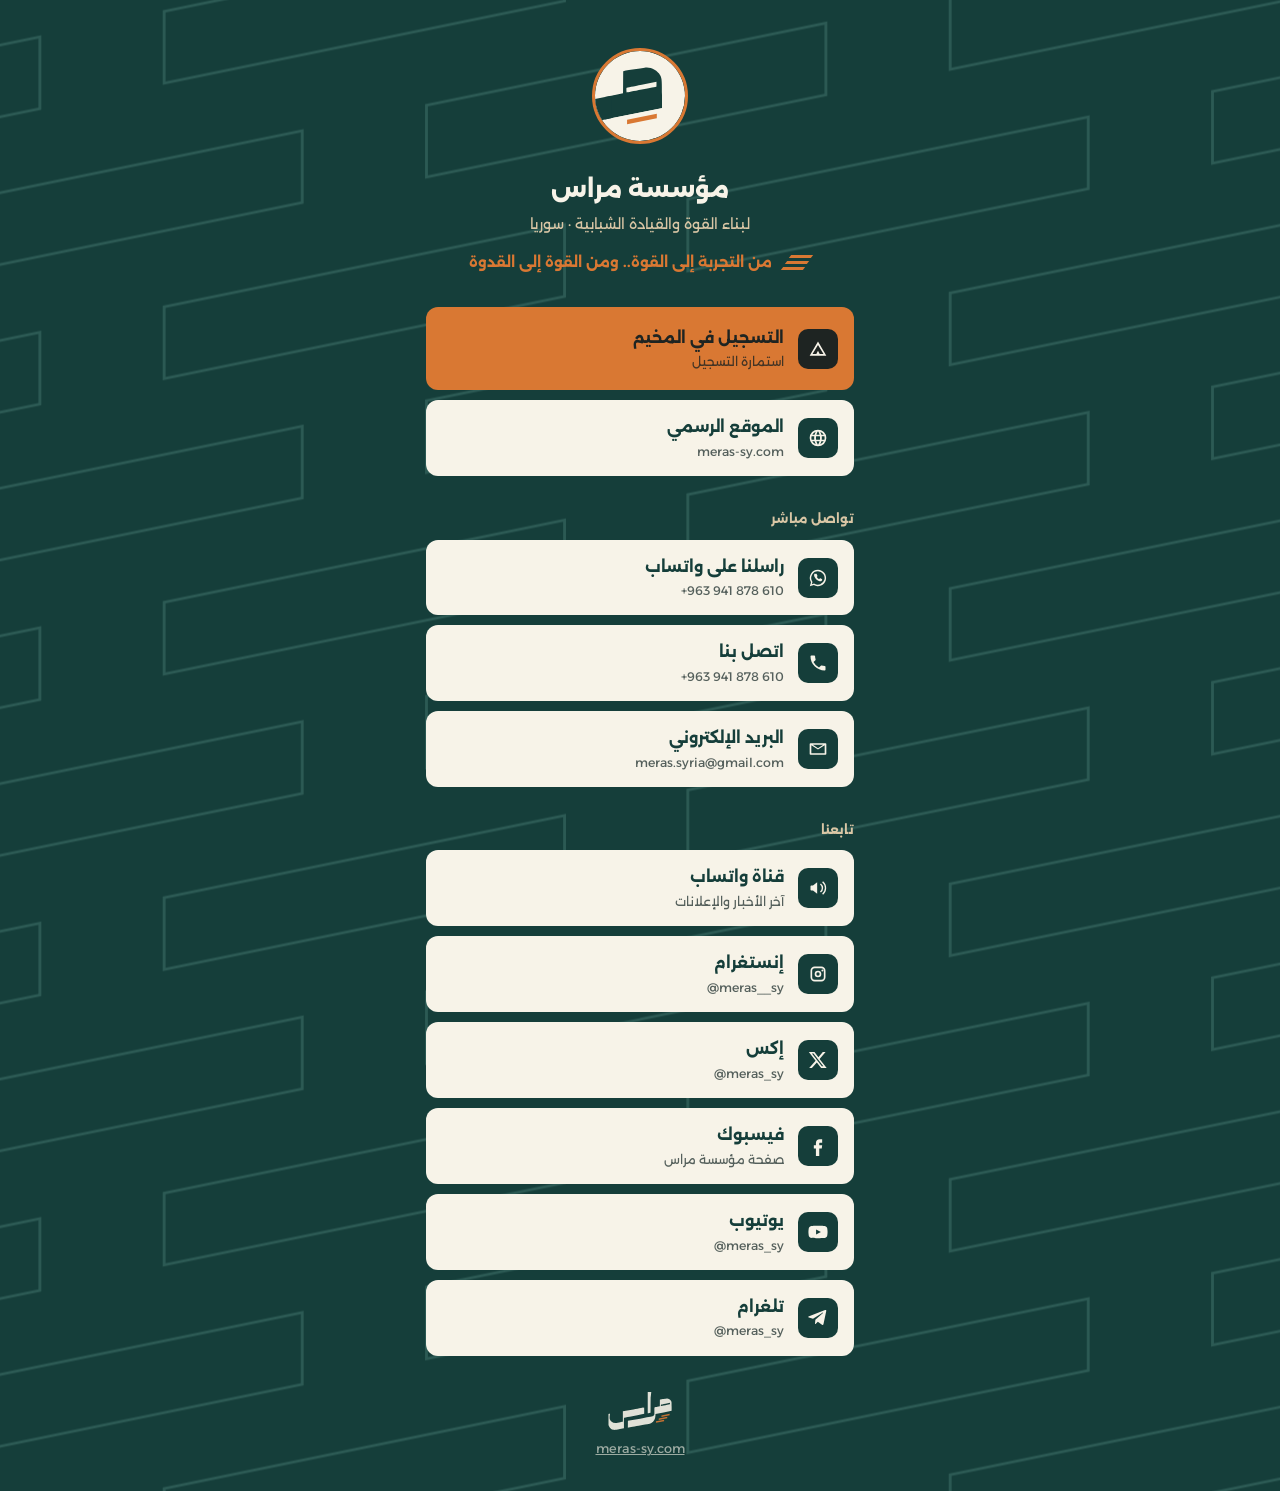
<file: links/index.html>
<!doctype html>
<html lang="ar" dir="rtl">
<head>
  <meta charset="utf-8">
  <meta name="viewport" content="width=device-width, initial-scale=1">
  <title>روابط مؤسسة مراس</title>
  <meta name="description" content="كل روابط مؤسسة مراس في مكان واحد: التسجيل في المخيم، واتساب، إنستغرام، إكس، فيسبوك، تلغرام، والبريد الإلكتروني.">
  <meta name="theme-color" content="#153E3A">

  <meta property="og:type" content="website">
  <meta property="og:locale" content="ar_AR">
  <meta property="og:title" content="روابط مؤسسة مراس">
  <meta property="og:description" content="من التجربة إلى القوة.. ومن القوة إلى القدوة">
  <meta property="og:url" content="https://meras-sy.com/links/">
  <meta property="og:image" content="https://meras-sy.com/assets/img/og.jpg">
  <meta name="twitter:card" content="summary_large_image">
  <link rel="canonical" href="https://meras-sy.com/links/">

  <link rel="icon" type="image/png" href="../assets/img/favicon.png">
  <link rel="apple-touch-icon" href="../assets/img/apple-touch-icon.png">

  <link rel="preconnect" href="https://fonts.googleapis.com">
  <link rel="preconnect" href="https://fonts.gstatic.com" crossorigin>
  <link href="https://fonts.googleapis.com/css2?family=Alexandria:wght@400;500;700;800&display=swap" rel="stylesheet">
  <style>
    :root {
      --green: #153E3A; --green-2: #2A5C56; --orange: #D97833; --orange-ink: #B35F22;
      --sand: #D9C6A5; --cream: #F7F3E8; --charcoal: #1E2422;
    }
    *, *::before, *::after { box-sizing: border-box; }
    body {
      margin: 0; min-height: 100svh;
      font-family: "Alexandria", "Segoe UI", "Geeza Pro", Arial, sans-serif; line-height: 1.7;
      color: var(--cream);
      background: var(--green) url("../assets/img/pattern-green.svg") center / cover;
    }
    main { max-width: 460px; margin: 0 auto; padding: 48px 16px 32px; }
    header { text-align: center; }
    .avatar { width: 96px; height: 96px; margin: 0 auto; border-radius: 50%; border: 3px solid var(--orange); }
    h1 { font-size: 1.45rem; font-weight: 800; margin: 18px 0 0; }
    .sub { color: var(--sand); font-size: .9rem; margin: 2px 0 0; }
    .motto { display: flex; justify-content: center; align-items: center; flex-wrap: wrap; gap: 10px; color: var(--orange); font-weight: 700; font-size: .9rem; margin: 14px 0 0; }
    .stripes { display: inline-flex; flex-direction: column; gap: 3px; }
    .stripes i { display: block; width: 22px; height: 3px; background: var(--orange); transform: skewX(-38deg); }
    .stripes i:nth-child(2) { margin-inline-start: 4px; }
    .stripes i:nth-child(3) { margin-inline-start: 8px; }

    ul { list-style: none; margin: 32px 0 0; padding: 0; display: grid; gap: 10px; }
    .group { margin-top: 22px; font-size: .78rem; font-weight: 700; color: var(--sand); letter-spacing: .02em; }
    a.link {
      display: flex; align-items: center; gap: 14px;
      padding: 14px 16px; border-radius: 12px;
      background: var(--cream); color: var(--green); text-decoration: none;
      font-weight: 700; font-size: .98rem;
      transition: transform .12s, background .12s;
    }
    a.link:hover { background: #fff; }
    a.link:active { transform: scale(.99); }
    a.link small { display: block; font-weight: 400; font-size: .78rem; color: #55605C; }
    a.link .txt { flex: 1; min-width: 0; }
    .ico { width: 40px; height: 40px; flex: none; display: grid; place-items: center; border-radius: 10px; background: var(--green); color: var(--cream); }
    .ico svg { width: 20px; height: 20px; fill: currentColor; }
    a.primary { background: var(--orange); color: var(--charcoal); padding-block: 18px; }
    a.primary:hover { background: #E3894A; }
    a.primary small { color: var(--charcoal); opacity: .8; }
    a.primary .ico { background: var(--charcoal); }
    .ltr { direction: ltr; unicode-bidi: isolate; text-align: right; }
    :focus-visible { outline: 3px solid var(--orange); outline-offset: 3px; }

    footer { text-align: center; margin-top: 36px; font-size: .8rem; color: rgba(247,243,232,.6); }
    footer img { width: 64px; margin: 0 auto 8px; display: block; opacity: .9; }
    footer a { color: inherit; }
  </style>
</head>
<body>
<main>
  <header>
    <img class="avatar" src="../assets/img/symbol.svg" alt="شعار مراس" width="96" height="96">
    <h1>مؤسسة مراس</h1>
    <p class="sub">لبناء القوة والقيادة الشبابية · سوريا</p>
    <p class="motto"><span class="stripes" aria-hidden="true"><i></i><i></i><i></i></span>من التجربة إلى القوة.. ومن القوة إلى القدوة</p>
  </header>

  <ul>
    <li>
      <a class="link primary" href="https://forms.gle/YMqDbRuXonW66gp2A" target="_blank" rel="noopener">
        <span class="ico"><svg viewBox="0 0 24 24" aria-hidden="true"><path d="M12 3 2 20h20L12 3zm0 4.2L18.6 18H14l-2-4-2 4H5.4L12 7.2z"/></svg></span>
        <span class="txt">التسجيل في المخيم<small>استمارة التسجيل</small></span>
      </a>
    </li>
    <li>
      <a class="link" href="https://meras-sy.com/">
        <span class="ico"><svg viewBox="0 0 24 24" aria-hidden="true"><path d="M12 2a10 10 0 1 0 0 20 10 10 0 0 0 0-20zm6.9 6h-2.8a15.6 15.6 0 0 0-1.4-3.6A8 8 0 0 1 18.9 8zM12 4c.8 1.2 1.5 2.5 1.9 4h-3.8c.4-1.5 1.1-2.8 1.9-4zM4.3 14a8.2 8.2 0 0 1 0-4h3.2a16.5 16.5 0 0 0 0 4H4.3zm.8 2h2.8c.3 1.3.8 2.5 1.4 3.6A8 8 0 0 1 5.1 16zm2.8-8H5.1a8 8 0 0 1 4.2-3.6C8.7 5.5 8.2 6.7 7.9 8zM12 20c-.8-1.2-1.5-2.5-1.9-4h3.8c-.4 1.5-1.1 2.8-1.9 4zm2.3-6H9.7a14.7 14.7 0 0 1 0-4h4.6a14.7 14.7 0 0 1 0 4zm.4 5.6c.6-1.1 1.1-2.3 1.4-3.6h2.8a8 8 0 0 1-4.2 3.6zm1.8-5.6a16.5 16.5 0 0 0 0-4h3.2a8.2 8.2 0 0 1 0 4h-3.2z"/></svg></span>
        <span class="txt">الموقع الرسمي<small class="ltr">meras-sy.com</small></span>
      </a>
    </li>

    <li class="group">تواصل مباشر</li>
    <li>
      <a class="link" href="https://wa.me/963941878610" target="_blank" rel="noopener">
        <span class="ico"><svg viewBox="0 0 24 24" aria-hidden="true"><path d="M12 2.2a9.8 9.8 0 0 0-8.4 14.9L2.2 21.8l4.8-1.3A9.8 9.8 0 1 0 12 2.2zm0 1.8a8 8 0 1 1-4.3 14.8l-.3-.2-2.8.8.8-2.7-.2-.3A8 8 0 0 1 12 4z"/><path d="M8.7 7.3c.2-.4.4-.4.7-.4h.5c.2 0 .4 0 .6.5l.8 1.9c.1.2.1.4 0 .6l-.5.7c-.1.2-.2.3 0 .6.5.9 1.2 1.6 2.1 2.1.3.2.4.1.6 0l.7-.8c.2-.2.4-.2.6-.1l1.8.9c.3.1.4.2.4.4 0 .5-.1 1.2-.6 1.6-.5.5-1.3.8-2.3.6-1.4-.3-3-1.2-4.3-2.5s-2.2-2.9-2.5-4.3c-.2-1 .1-1.9.9-2.6z"/></svg></span>
        <span class="txt">راسلنا على واتساب<small class="ltr">+963 941 878 610</small></span>
      </a>
    </li>
    <li>
      <a class="link" href="tel:+963941878610">
        <span class="ico"><svg viewBox="0 0 24 24" aria-hidden="true"><path d="M6.6 10.8a15.1 15.1 0 0 0 6.6 6.6l2.2-2.2c.3-.3.7-.4 1-.2 1.1.4 2.3.6 3.6.6.6 0 1 .4 1 1V20c0 .6-.4 1-1 1A17 17 0 0 1 3 4c0-.6.4-1 1-1h3.5c.6 0 1 .4 1 1 0 1.3.2 2.5.6 3.6.1.3 0 .7-.2 1l-2.3 2.2z"/></svg></span>
        <span class="txt">اتصل بنا<small class="ltr">+963 941 878 610</small></span>
      </a>
    </li>
    <li>
      <a class="link" href="mailto:meras.syria@gmail.com">
        <span class="ico"><svg viewBox="0 0 24 24" aria-hidden="true"><path d="M3 5h18c.6 0 1 .4 1 1v12c0 .6-.4 1-1 1H3c-.6 0-1-.4-1-1V6c0-.6.4-1 1-1zm1 2.4V17h16V7.4l-8 5.3-8-5.3zM5.8 7 12 11.1 18.2 7H5.8z"/></svg></span>
        <span class="txt">البريد الإلكتروني<small class="ltr">meras.syria@gmail.com</small></span>
      </a>
    </li>

    <li class="group">تابعنا</li>
    <li>
      <a class="link" href="https://whatsapp.com/channel/0029VbEC3yCKmCPXXGl2kh1Z" target="_blank" rel="noopener">
        <span class="ico"><svg viewBox="0 0 24 24" aria-hidden="true"><path d="M3 10v4c0 .6.4 1 1 1h2l5 4V5L6 9H4c-.6 0-1 .4-1 1zm12.5-3.5-1.1 1.2a5.5 5.5 0 0 1 0 8.6l1.1 1.2a7 7 0 0 0 0-11zm2.6-2.6L17 5a9.2 9.2 0 0 1 0 14l1.1 1.1a10.7 10.7 0 0 0 0-16.2z"/></svg></span>
        <span class="txt">قناة واتساب<small>آخر الأخبار والإعلانات</small></span>
      </a>
    </li>
    <li>
      <a class="link" href="https://www.instagram.com/meras__sy" target="_blank" rel="noopener">
        <span class="ico"><svg viewBox="0 0 24 24" aria-hidden="true"><path d="M8 3h8a5 5 0 0 1 5 5v8a5 5 0 0 1-5 5H8a5 5 0 0 1-5-5V8a5 5 0 0 1 5-5zm0 2a3 3 0 0 0-3 3v8a3 3 0 0 0 3 3h8a3 3 0 0 0 3-3V8a3 3 0 0 0-3-3H8zm4 3a4 4 0 1 1 0 8 4 4 0 0 1 0-8zm0 2a2 2 0 1 0 0 4 2 2 0 0 0 0-4zm5.3-3.5a1.2 1.2 0 1 1 0 2.4 1.2 1.2 0 0 1 0-2.4z"/></svg></span>
        <span class="txt">إنستغرام<small class="ltr">@meras__sy</small></span>
      </a>
    </li>
    <li>
      <a class="link" href="https://x.com/meras_sy" target="_blank" rel="noopener">
        <span class="ico"><svg viewBox="0 0 24 24" aria-hidden="true"><path d="M17.8 2.5h3.3l-7.2 8.2 8.5 10.8h-6.6l-5.2-6.6-5.9 6.6H1.4l7.7-8.7L1 2.5h6.8l4.7 6.1 5.3-6.1zm-1.2 17.1h1.8L6.6 4.3H4.7l11.9 15.3z"/></svg></span>
        <span class="txt">إكس<small class="ltr">@meras_sy</small></span>
      </a>
    </li>
    <li>
      <a class="link" href="https://www.facebook.com/share/1cMWnAMnkt/" target="_blank" rel="noopener">
        <span class="ico"><svg viewBox="0 0 24 24" aria-hidden="true"><path d="M14 8h3V4h-3c-2.8 0-4.5 1.8-4.5 4.6V11H7v4h2.5v9h4v-9h3l.5-4h-3.5V8.8c0-.5.3-.8.5-.8z"/></svg></span>
        <span class="txt">فيسبوك<small>صفحة مؤسسة مراس</small></span>
      </a>
    </li>
    <li>
      <a class="link" href="https://www.youtube.com/@meras_sy" target="_blank" rel="noopener">
        <span class="ico"><svg viewBox="0 0 24 24" aria-hidden="true"><path d="M23 7.2a3 3 0 0 0-2.1-2.1C19 4.6 12 4.6 12 4.6s-7 0-8.9.5A3 3 0 0 0 1 7.2 31 31 0 0 0 .5 12 31 31 0 0 0 1 16.8a3 3 0 0 0 2.1 2.1c1.9.5 8.9.5 8.9.5s7 0 8.9-.5a3 3 0 0 0 2.1-2.1 31 31 0 0 0 .5-4.8 31 31 0 0 0-.5-4.8zM9.7 15V9l5.8 3-5.8 3z"/></svg></span>
        <span class="txt">يوتيوب<small class="ltr">@meras_sy</small></span>
      </a>
    </li>
    <li>
      <a class="link" href="https://t.me/meras_sy" target="_blank" rel="noopener">
        <span class="ico"><svg viewBox="0 0 24 24" aria-hidden="true"><path d="M21.9 3.6 18.6 19.3c-.2 1.1-.9 1.4-1.8.9l-5-3.7-2.4 2.3c-.3.3-.5.5-1 .5l.4-5.1 9.2-8.3c.4-.4-.1-.6-.6-.2L6 12.9l-4.9-1.5c-1.1-.3-1.1-1.1.2-1.6L20.5 2.4c.9-.3 1.7.2 1.4 1.2z"/></svg></span>
        <span class="txt">تلغرام<small class="ltr">@meras_sy</small></span>
      </a>
    </li>
  </ul>

  <footer>
    <img src="../assets/img/logo-reversed.svg" alt="" width="64" height="38">
    <a href="https://meras-sy.com/">meras-sy.com</a>
  </footer>
</main>
</body>
</html>
</file>
<file: assets/css/style.css>
/* ===== Meras brand tokens (from 03-Colors/meras-colors.css) ===== */
:root {
  --green: #153E3A;
  --green-2: #2A5C56;
  --orange: #D97833;
  --orange-ink: #B35F22;
  --sand: #D9C6A5;
  --sand-soft: #EFE7D7;
  --cream: #F7F3E8;
  --peach: #F9E4D4;
  --charcoal: #1E2422;
  --muted: #55605C;
  --line: rgba(21, 62, 58, .16);
  --line-light: rgba(247, 243, 232, .18);

  --radius: 14px;
  --wrap: 1180px;
  --gutter: clamp(16px, 4vw, 32px);
  --section: clamp(64px, 8vw, 112px);
}

*, *::before, *::after { box-sizing: border-box; }
html { scroll-behavior: smooth; scroll-padding-top: 84px; -webkit-text-size-adjust: 100%; }
body {
  margin: 0;
  font-family: "Alexandria", "Segoe UI", "Geeza Pro", Arial, sans-serif;
  font-size: 16px;
  line-height: 1.85;
  color: var(--charcoal);
  background: var(--cream);
  overflow-x: hidden;
}
img { max-width: 100%; height: auto; display: block; }
a { color: inherit; }
h1, h2, h3, h4 { line-height: 1.35; margin: 0; }
p, dl, dd, figure { margin: 0; }
ul, ol { margin: 0; padding: 0; list-style: none; }

.wrap { width: 100%; max-width: var(--wrap); margin-inline: auto; padding-inline: var(--gutter); }

.skip { position: absolute; inset-inline-start: 12px; top: -60px; background: var(--orange); color: #fff; padding: 8px 14px; border-radius: 6px; z-index: 100; text-decoration: none; }
.skip:focus { top: 12px; }
:focus-visible { outline: 3px solid var(--orange); outline-offset: 3px; }

/* ===== Signature element: the three slanted stripes ===== */
.stripes { display: inline-flex; flex-direction: column; gap: 4px; margin-inline-end: 12px; vertical-align: middle; }
.stripes i { display: block; width: 30px; height: 4px; background: var(--orange); transform: skewX(-38deg); }
.stripes i:nth-child(2) { margin-inline-start: 5px; }
.stripes i:nth-child(3) { margin-inline-start: 10px; }

/* ===== Buttons ===== */
.btn {
  display: inline-flex; align-items: center; justify-content: center;
  padding: 11px 22px; border-radius: 10px; font: inherit; font-weight: 700; font-size: .95rem;
  text-decoration: none; border: 1.5px solid transparent; cursor: pointer;
  transition: background .15s, color .15s, border-color .15s;
}
.btn-lg { padding: 14px 28px; font-size: 1rem; }
.btn-accent { background: var(--orange); color: #fff; }
.btn-accent:hover { background: var(--orange-ink); }
.btn-line { border-color: rgba(247,243,232,.5); color: var(--cream); }
.btn-line:hover { border-color: var(--cream); background: rgba(247,243,232,.08); }

/* ===== Header ===== */
.site-header { position: sticky; top: 0; z-index: 50; background: rgba(247,243,232,.96); border-bottom: 1px solid var(--line); }
@supports (backdrop-filter: blur(8px)) { .site-header { background: rgba(247,243,232,.88); backdrop-filter: blur(8px); } }
.header-inner { display: flex; align-items: center; justify-content: space-between; height: 72px; }
.brand img { width: 84px; height: auto; }
.nav { display: flex; align-items: center; gap: 26px; }
.nav a:not(.btn) { color: var(--green); text-decoration: none; font-size: .92rem; font-weight: 500; }
.nav a:not(.btn):hover { color: var(--orange-ink); }
.nav-cta { padding: 9px 18px; }

.menu-btn { display: none; width: 44px; height: 44px; background: none; border: 0; cursor: pointer; padding: 10px; flex-direction: column; justify-content: center; gap: 5px; }
.menu-btn span { display: block; height: 2px; background: var(--green); transition: transform .2s, opacity .2s; }

/* ===== Hero: green panel + photo, split by an orange rule ===== */
.hero { display: grid; grid-template-columns: 1.05fr 1fr; min-height: min(calc(100svh - 72px), 760px); }
.hero-panel {
  background: var(--green) url("../img/pattern-green.svg") center / cover;
  color: var(--cream);
  display: flex; align-items: center;
  padding: clamp(48px, 7vw, 96px) var(--gutter);
  padding-inline-start: max(var(--gutter), calc((100vw - var(--wrap)) / 2 + var(--gutter)));
}
.hero-text { max-width: 560px; }
.hero-kicker { font-size: .95rem; color: var(--sand); }
.rule { display: block; width: 72px; height: 5px; background: var(--orange); margin: 20px 0 28px; }
.hero h1 { font-size: clamp(2rem, 4.4vw, 3.4rem); font-weight: 800; line-height: 1.3; }
.hero-lead { margin-top: 22px; font-size: clamp(1rem, 1.3vw, 1.08rem); font-weight: 300; color: rgba(247,243,232,.88); }
.hero-actions { display: flex; flex-wrap: wrap; gap: 12px; margin-top: 32px; }
.motto { margin-top: 44px; color: var(--orange); font-weight: 700; font-size: 1.05rem; display: flex; align-items: center; }
.hero-photo { border-inline-start: 6px solid var(--orange); overflow: hidden; }
.hero-photo img { width: 100%; height: 100%; object-fit: cover; object-position: 30% 50%; }

/* ===== Sections ===== */
.section { padding-block: var(--section); }
.section-sand { background: var(--sand-soft); }
.section-green { background: var(--green) url("../img/pattern-green.svg") center / cover; color: var(--cream); }

.sec-head { margin-bottom: 48px; }
.sec-num { font-size: .85rem; font-weight: 700; color: var(--orange-ink); margin-bottom: 10px; }
.sec-num span { color: var(--line); margin-inline: 4px; }
.sec-head h2 { font-size: clamp(2rem, 4.6vw, 3.2rem); font-weight: 800; color: var(--green); }
.sec-head h2 em { font-style: normal; color: var(--orange); }
.sec-sub { font-size: clamp(1.02rem, 1.6vw, 1.25rem); font-weight: 700; color: var(--orange-ink); margin-top: 6px; }
.section-green .sec-num { color: var(--sand); }
.section-green .sec-num span { color: var(--line-light); }
.section-green .sec-head h2 { color: var(--cream); }
.section-green .sec-sub { color: var(--sand); font-weight: 500; }

.body-lg { font-size: clamp(1.02rem, 1.4vw, 1.15rem); line-height: 2; }
.body-lg strong { color: var(--green); }
.block-title { font-size: 1.3rem; font-weight: 800; color: var(--green); margin: 64px 0 22px; }
.fine { font-size: .88rem; color: var(--muted); margin-top: 20px; max-width: 80ch; }

/* ===== 01 About ===== */
.about { display: grid; grid-template-columns: 1.15fr 1fr; gap: clamp(32px, 5vw, 72px); align-items: start; }
.statement { margin-top: 32px; background: var(--green); color: var(--cream); border-radius: var(--radius); padding: 28px 32px; }
.statement h3 { font-size: 1.3rem; font-weight: 700; }
.statement p { color: var(--sand); margin-top: 8px; }
.vm > div { padding-block: 22px; border-top: 1px solid var(--line); }
.vm > div:first-child { border-top: 0; padding-top: 0; }
.vm dt { font-weight: 800; font-size: 1.2rem; color: var(--green); }
.vm dt::before { content: ""; display: inline-block; width: 10px; height: 10px; background: var(--orange); margin-inline-end: 10px; transform: skewX(-20deg); }
.vm dd { margin-top: 6px; color: var(--muted); }

.pillars { display: grid; grid-template-columns: repeat(5, 1fr); border-top: 2px solid var(--green); counter-reset: p; }
.pillars li { padding: 22px 18px 6px 0; counter-increment: p; }
.pillars li + li { border-inline-start: 1px solid var(--line); padding-inline-start: 18px; }
.pillars li:first-child { padding-inline-start: 0; }
.pillars li::before { content: "0" counter(p); display: block; font-size: .8rem; font-weight: 700; color: var(--orange-ink); }
.pillars b { display: block; font-size: 1.15rem; color: var(--green); margin-top: 4px; }
.pillars span { display: block; font-size: .9rem; color: var(--muted); margin-top: 4px; line-height: 1.7; }

/* ===== 02 Ladder ===== */
.facts { display: flex; flex-wrap: wrap; gap: 8px 28px; margin: -16px 0 40px; color: var(--muted); }
.facts b { color: var(--green); font-size: 1.5rem; font-weight: 800; margin-inline-end: 4px; }

.ladder { display: grid; grid-template-columns: repeat(4, 1fr); gap: 14px; align-items: end; }
.lv { border-radius: var(--radius); padding: 22px 22px 26px; display: flex; flex-direction: column; }
.lv header { display: flex; justify-content: space-between; align-items: baseline; gap: 8px; }
.lv h3 { font-size: 1.5rem; font-weight: 800; }
.lv header span { font-size: .8rem; font-weight: 700; white-space: nowrap; }
.lv .ranks { font-size: .85rem; font-weight: 700; background: rgba(255,255,255,.14); border-radius: 8px; padding: 6px 10px; margin: 14px 0 14px; }
.lv p:last-child { font-size: .92rem; line-height: 1.9; }
.lv-1 { min-height: 270px; background: var(--sand); color: var(--charcoal); }
.lv-1 .ranks { background: rgba(255,255,255,.35); }
.lv-2 { min-height: 320px; background: var(--green); color: var(--cream); }
.lv-3 { min-height: 370px; background: var(--charcoal); color: var(--cream); }
.lv-4 { min-height: 420px; background: var(--orange); color: var(--charcoal); }
.lv-4 .ranks { background: rgba(255,255,255,.25); }

.two-col { display: grid; grid-template-columns: 1fr 1fr; gap: clamp(32px, 5vw, 72px); }
.rhythm li { display: grid; grid-template-columns: 8.5rem 1fr; column-gap: 16px; padding: 18px 0; border-top: 1px solid var(--line); }
.rhythm li:last-child { border-bottom: 1px solid var(--line); }
.rhythm span { grid-row: span 2; font-weight: 700; color: var(--orange-ink); font-size: .92rem; }
.rhythm b { color: var(--green); font-size: 1.08rem; }
.rhythm p { color: var(--muted); font-size: .93rem; }

.defs > div { padding: 14px 0; border-top: 1px solid var(--line); }
.defs dt { font-weight: 700; color: var(--green); }
.defs dd { color: var(--muted); font-size: .93rem; }
.two-col .block-title:not(:first-child) { margin-top: 40px; }
.leaders { display: grid; grid-template-columns: repeat(4, 1fr); gap: 8px; }
.leaders li { background: var(--cream); border-radius: 10px; padding: 12px 14px; border: 1px solid var(--line); }
.leaders b { display: block; color: var(--green); font-size: .95rem; }
.leaders span { font-size: .8rem; color: var(--muted); }

/* ===== 03 Camps ===== */
.tabs { display: flex; gap: 4px; border-bottom: 2px solid var(--line); margin-bottom: 8px; overflow-x: auto; }
.tabs button {
  font: inherit; font-weight: 700; font-size: 1.05rem; color: var(--muted);
  background: none; border: 0; padding: 12px 20px; cursor: pointer;
  border-bottom: 3px solid transparent; margin-bottom: -2px; white-space: nowrap;
}
.tabs button[aria-selected="true"] { color: var(--green); border-bottom-color: var(--orange); }
.tabs button:hover { color: var(--green); }

.rank { font-size: 1.05rem; font-weight: 800; color: var(--green); margin: 36px 0 4px; }
.rank span { font-size: .82rem; font-weight: 500; color: var(--muted); margin-inline-start: 8px; }
.camps li {
  display: grid; grid-template-columns: 3rem 1fr 20rem; column-gap: 20px;
  grid-template-areas: "n t v" "n d v";
  padding: 20px 0; border-top: 1px solid var(--line);
}
.camps .n { grid-area: n; font-size: 1.5rem; font-weight: 800; color: var(--orange); line-height: 1.2; }
.camps h4 { grid-area: t; font-size: 1.1rem; font-weight: 700; color: var(--green); }
.camps p { grid-area: d; color: var(--muted); font-size: .93rem; margin-top: 4px; }
.camps dl { grid-area: v; display: grid; grid-template-columns: auto 1fr; gap: 6px 10px; align-content: start; font-size: .86rem; }
.camps dt { font-size: .72rem; font-weight: 700; border-radius: 4px; padding: 1px 8px; height: fit-content; margin-top: 3px; }
.camps dt:nth-of-type(1) { background: var(--peach); color: var(--orange-ink); }
.camps dt:nth-of-type(2) { background: var(--green); color: var(--cream); }
.camps dd { line-height: 1.75; }

.progress { display: grid; grid-template-columns: 1fr 1.6fr; gap: 20px; margin-top: 64px; }
.progress-rules { background: var(--green); color: var(--cream); border-radius: var(--radius); padding: 30px; }
.progress h3 { font-size: 1.25rem; font-weight: 800; }
.progress-rules ul { margin-top: 16px; }
.progress-rules li { padding: 10px 0; border-top: 1px solid var(--line-light); }
.progress-eval { border: 1.5px solid var(--green); border-radius: var(--radius); padding: 30px; }
.progress-eval h3 { color: var(--green); }
.eval-bar { display: flex; margin-top: 18px; border-radius: 8px; overflow: hidden; }
.eval-bar span { flex: var(--w); padding: 12px 14px; font-size: .82rem; line-height: 1.4; color: var(--cream); }
.eval-bar span:nth-child(1) { background: var(--green); }
.eval-bar span:nth-child(2) { background: var(--orange); color: var(--charcoal); }
.eval-bar span:nth-child(3) { background: var(--charcoal); }
.eval-bar b { display: block; font-size: 1.4rem; }
.eval-defs { display: grid; grid-template-columns: repeat(3, 1fr); gap: 16px; margin-top: 18px; }
.eval-defs dt { font-weight: 700; color: var(--green); font-size: .95rem; }
.eval-defs dd { font-size: .86rem; color: var(--muted); line-height: 1.8; }

/* ===== 04 Tracks ===== */
.tracks-wrap { display: grid; grid-template-columns: 1.7fr 1fr; gap: clamp(24px, 4vw, 56px); align-items: start; }
.tracks { display: grid; grid-template-columns: 1fr 1fr; column-gap: 32px; counter-reset: t; }
.tracks li { counter-increment: t; padding: 18px 0; border-top: 1px solid var(--line-light); }
.tracks b { font-size: 1.15rem; display: flex; align-items: baseline; gap: 10px; }
.tracks b::before { content: counter(t); font-size: .85rem; color: var(--orange); font-weight: 800; }
.tracks span { display: block; color: rgba(247,243,232,.75); font-size: .9rem; margin-top: 4px; padding-inline-start: 22px; }
.nested { background: var(--green-2); border-radius: var(--radius); padding: 28px; }
.nested h3 { font-size: 1.15rem; color: var(--sand); }
.nested dl > div { padding: 14px 0; border-top: 1px solid var(--line-light); margin-top: 6px; }
.nested dt { font-weight: 700; }
.nested dd { color: rgba(247,243,232,.75); font-size: .9rem; }

/* ===== 05 Programs ===== */
.programs-layout { display: grid; grid-template-columns: 1fr 1.25fr; gap: clamp(32px, 5vw, 72px); align-items: start; }
.programs-photo img { border-radius: var(--radius); aspect-ratio: 4 / 3; object-fit: cover; }
.programs { display: grid; grid-template-columns: 1fr 1fr; gap: 0 32px; padding-top: 8px; }
.programs li { padding: 24px 0 28px; border-top: 2px solid var(--green); }
.programs li:nth-child(n+3) { border-top-width: 1px; border-top-color: var(--line); }
.programs h3 { font-size: 1.2rem; font-weight: 800; color: var(--green); }
.programs p { color: var(--muted); margin-top: 6px; font-size: .95rem; }

/* ===== 06 Rights ===== */
.rights { display: grid; grid-template-columns: repeat(3, 1fr); gap: 16px; }
.rights > div { background: var(--cream); border-radius: var(--radius); padding: 28px; }
.rights h3 { font-size: 1.2rem; font-weight: 800; color: var(--green); margin-bottom: 10px; }
.rights li { padding: 9px 0; border-top: 1px solid var(--line); font-size: .93rem; }
.rights li:first-child { border-top: 0; }
.rights .rights-accent { background: var(--green); color: var(--cream); }
.rights .rights-accent h3 { color: var(--cream); }
.rights .rights-accent li { border-top-color: var(--line-light); }

/* ===== 07 Join ===== */
.table-wrap { overflow-x: auto; }
.criteria { width: 100%; border-collapse: collapse; font-size: .95rem; }
.criteria th, .criteria td { text-align: start; padding: 16px 14px; border-bottom: 1px solid var(--line); vertical-align: top; }
.criteria th:first-child, .criteria td:first-child { padding-inline-start: 0; }
.criteria thead th { font-size: .8rem; color: var(--orange-ink); border-bottom: 2px solid var(--green); padding-bottom: 10px; }
.criteria tbody th { color: var(--green); font-weight: 700; width: 22%; }
.criteria td:last-child { color: var(--muted); }

.steps { display: grid; grid-template-columns: repeat(7, 1fr); gap: 3px; counter-reset: s; }
.steps li { counter-increment: s; background: var(--green); color: var(--cream); padding: 14px 12px; font-size: .86rem; font-weight: 500; line-height: 1.6; }
.steps li::before { content: counter(s); display: block; font-weight: 800; color: var(--sand); font-size: .8rem; }
.steps li:nth-child(even) { background: var(--green-2); }
.steps li:nth-child(6) { background: var(--orange); color: var(--charcoal); }
.steps li:nth-child(6)::before { color: var(--charcoal); }
.steps li:nth-child(7) { background: var(--charcoal); }
.steps li:first-child { border-start-start-radius: 10px; border-end-start-radius: 10px; }
.steps li:last-child { border-start-end-radius: 10px; border-end-end-radius: 10px; }

/* ===== CTA ===== */
.cta { background: var(--green) url("../img/pattern-green.svg") center / cover; color: var(--cream); padding-block: clamp(56px, 7vw, 88px); border-top: 6px solid var(--orange); }
.cta-inner { display: flex; align-items: center; justify-content: space-between; gap: 32px; flex-wrap: wrap; }
.cta h2 { font-size: clamp(1.8rem, 3.6vw, 2.6rem); font-weight: 800; }
.cta p { color: var(--sand); margin-top: 10px; }
.cta-actions { display: flex; flex-wrap: wrap; gap: 12px; }

/* ===== Footer ===== */
.site-footer { background: var(--charcoal); color: rgba(247,243,232,.75); padding-top: 52px; font-size: .92rem; }
.footer-inner { display: flex; justify-content: space-between; align-items: flex-start; gap: 32px; flex-wrap: wrap; padding-bottom: 36px; }
.footer-brand img { width: 100px; margin-bottom: 14px; }
.footer-contact li { padding: 3px 0; }
.footer-contact a { text-decoration: none; color: var(--cream); }
.footer-contact a:hover { color: var(--orange); }
.social { display: flex; gap: 8px; }
.social a { width: 42px; height: 42px; display: grid; place-items: center; border-radius: 10px; border: 1px solid var(--line-light); color: var(--cream); transition: background .15s, border-color .15s; }
.social a:hover { background: var(--orange); border-color: var(--orange); }
.social svg { width: 19px; height: 19px; fill: currentColor; }
.footer-bottom { display: flex; justify-content: space-between; gap: 16px; flex-wrap: wrap; border-top: 1px solid var(--line-light); padding-block: 18px; font-size: .82rem; }
.footer-bottom a { text-decoration: none; }
.footer-bottom a:hover { color: var(--orange); }

/* ===== Responsive ===== */
@media (max-width: 1060px) {
  .nav { gap: 18px; }
  .nav a:not(.btn) { font-size: .85rem; }
  .camps li { grid-template-columns: 3rem 1fr 15rem; }
}

@media (max-width: 960px) {
  .menu-btn { display: flex; }
  .nav {
    position: fixed; inset: 72px 0 auto 0; background: var(--cream);
    flex-direction: column; align-items: stretch; gap: 0; padding: 8px var(--gutter) 20px;
    border-bottom: 1px solid var(--line);
    transform: translateY(-8px); opacity: 0; visibility: hidden; transition: opacity .2s, transform .2s, visibility .2s;
  }
  .nav a:not(.btn) { padding: 13px 0; border-bottom: 1px solid var(--line); font-size: 1rem; }
  .nav-cta { margin-top: 14px; }
  .menu-open .nav { transform: none; opacity: 1; visibility: visible; }
  .menu-open .menu-btn span:nth-child(1) { transform: translateY(7px) rotate(45deg); }
  .menu-open .menu-btn span:nth-child(2) { opacity: 0; }
  .menu-open .menu-btn span:nth-child(3) { transform: translateY(-7px) rotate(-45deg); }

  .hero { grid-template-columns: 1fr; min-height: 0; }
  .hero-photo { order: -1; border-inline-start: 0; border-bottom: 6px solid var(--orange); aspect-ratio: 16 / 9; }
  .hero-panel { padding-inline: var(--gutter); }

  .about, .two-col, .tracks-wrap, .programs-layout, .progress { grid-template-columns: 1fr; }
  .pillars { grid-template-columns: 1fr 1fr; border-top: 0; }
  .pillars li, .pillars li + li, .pillars li:first-child { border: 0; border-top: 2px solid var(--green); padding: 16px 0 8px; }
  .pillars li:nth-child(odd) { padding-inline-end: 16px; }
  .ladder { grid-template-columns: 1fr 1fr; align-items: stretch; }
  .lv-1, .lv-2, .lv-3, .lv-4 { min-height: 0; }
  .rights { grid-template-columns: 1fr; }
  .steps { grid-template-columns: 1fr; gap: 2px; }
  .steps li { display: flex; gap: 12px; align-items: baseline; border-radius: 0 !important; }
  .steps li:first-child { border-radius: 10px 10px 0 0 !important; }
  .steps li:last-child { border-radius: 0 0 10px 10px !important; }
}

@media (max-width: 640px) {
  .pillars { grid-template-columns: 1fr; }
  .pillars li:nth-child(odd) { padding-inline-end: 0; }
  .ladder, .tracks, .programs, .eval-defs { grid-template-columns: 1fr; }
  .programs li:nth-child(n+2) { border-top-width: 1px; border-top-color: var(--line); }
  .leaders { grid-template-columns: 1fr 1fr; }
  .camps li { grid-template-columns: 2.4rem 1fr; grid-template-areas: "n t" "n d" "n v"; }
  .camps dl { margin-top: 12px; }
  .rhythm li { grid-template-columns: 1fr; }
  .rhythm span { grid-row: auto; }
  .criteria thead { display: none; }
  .criteria, .criteria tbody, .criteria tr, .criteria th, .criteria td { display: block; width: auto !important; }
  .criteria tr { padding: 14px 0; border-bottom: 1px solid var(--line); }
  .criteria th, .criteria td { padding: 2px 0; border: 0; }
  .hero-actions .btn { flex: 1 1 auto; }
}

@media (prefers-reduced-motion: reduce) {
  html { scroll-behavior: auto; }
  * { transition: none !important; }
}
</file>
